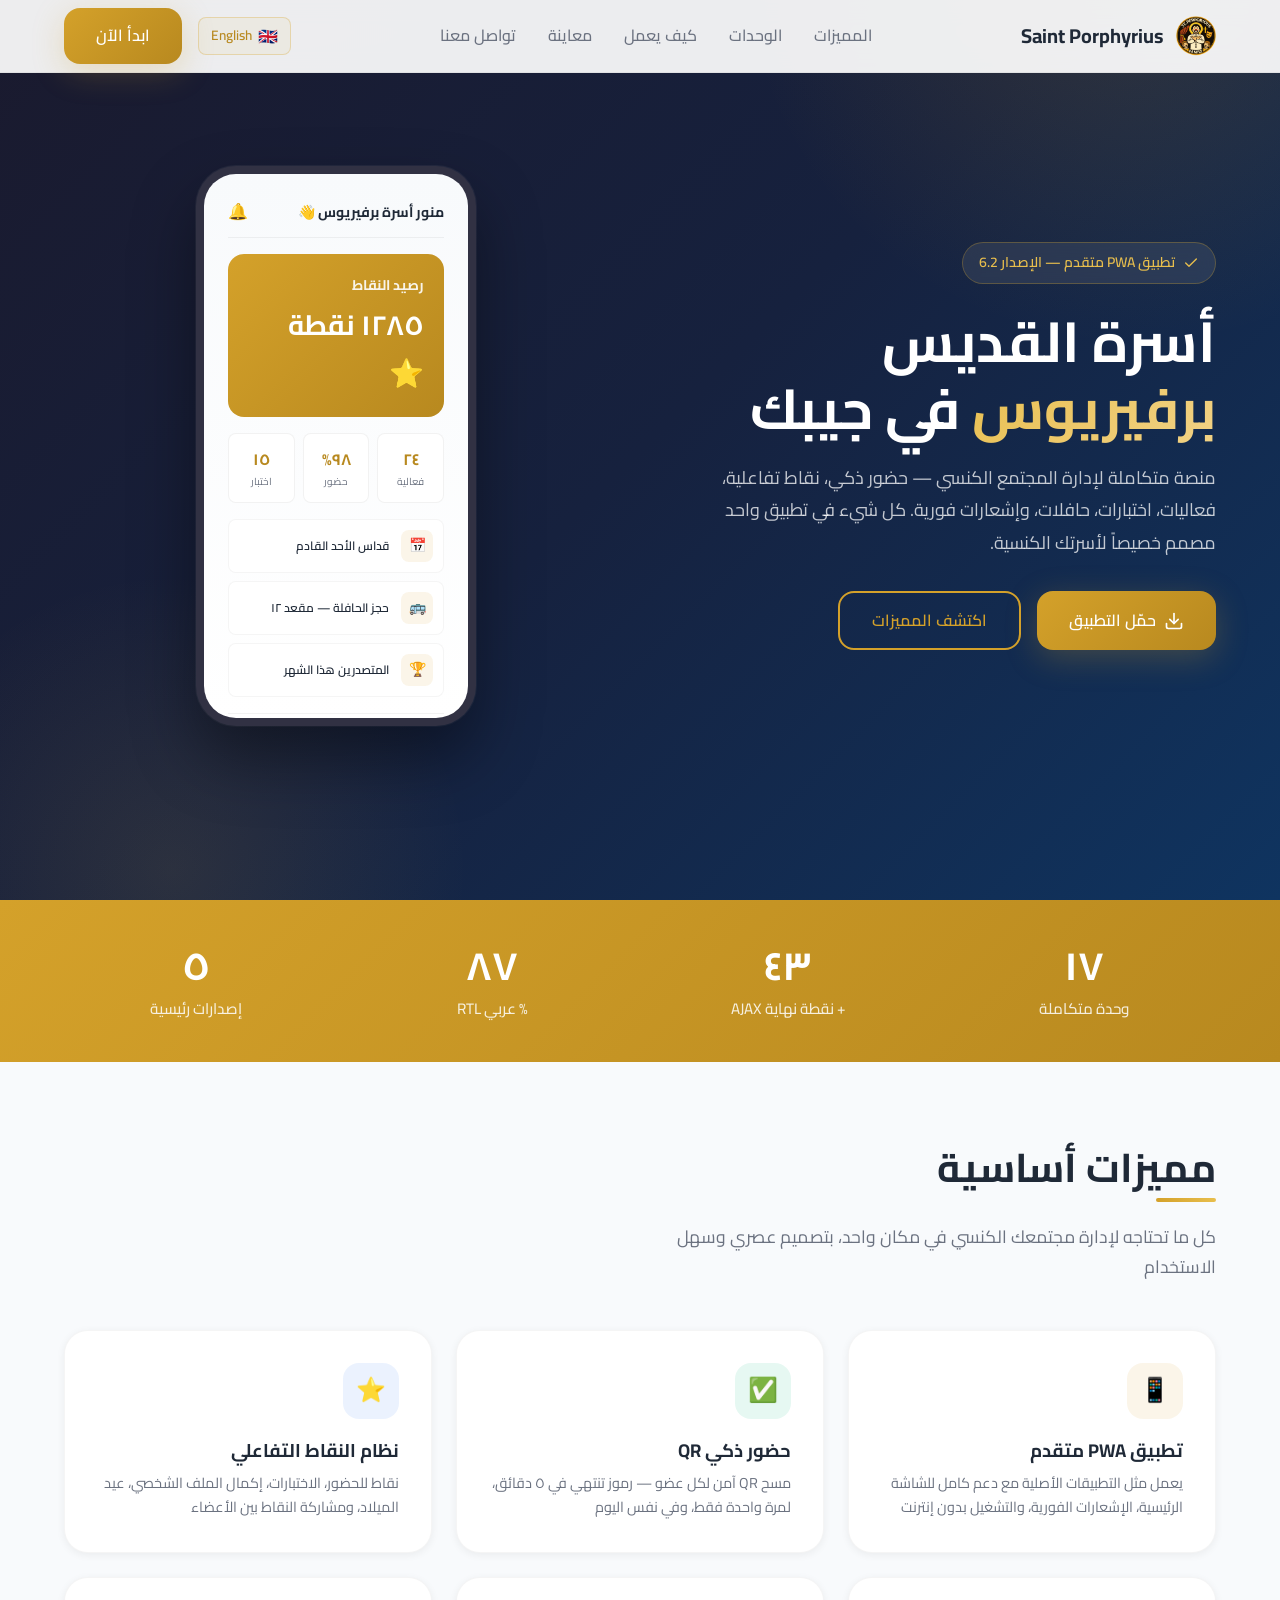
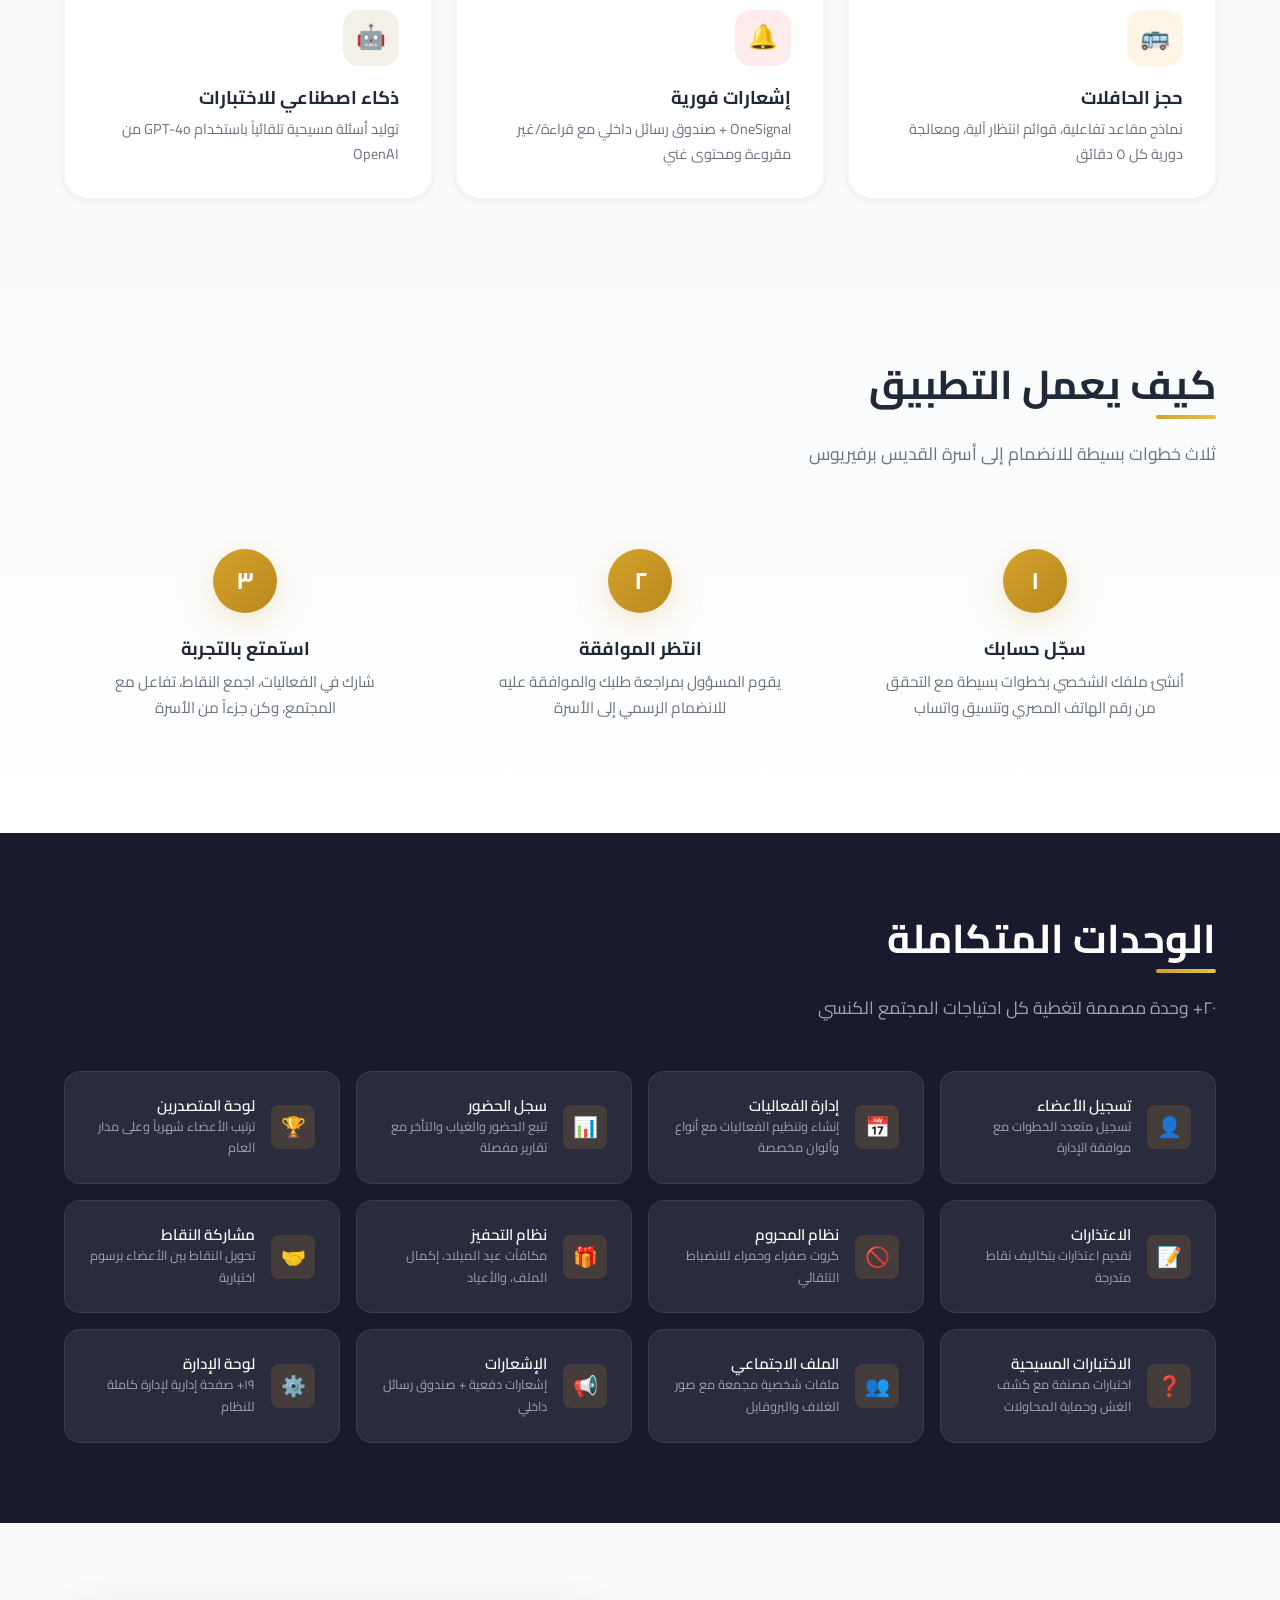
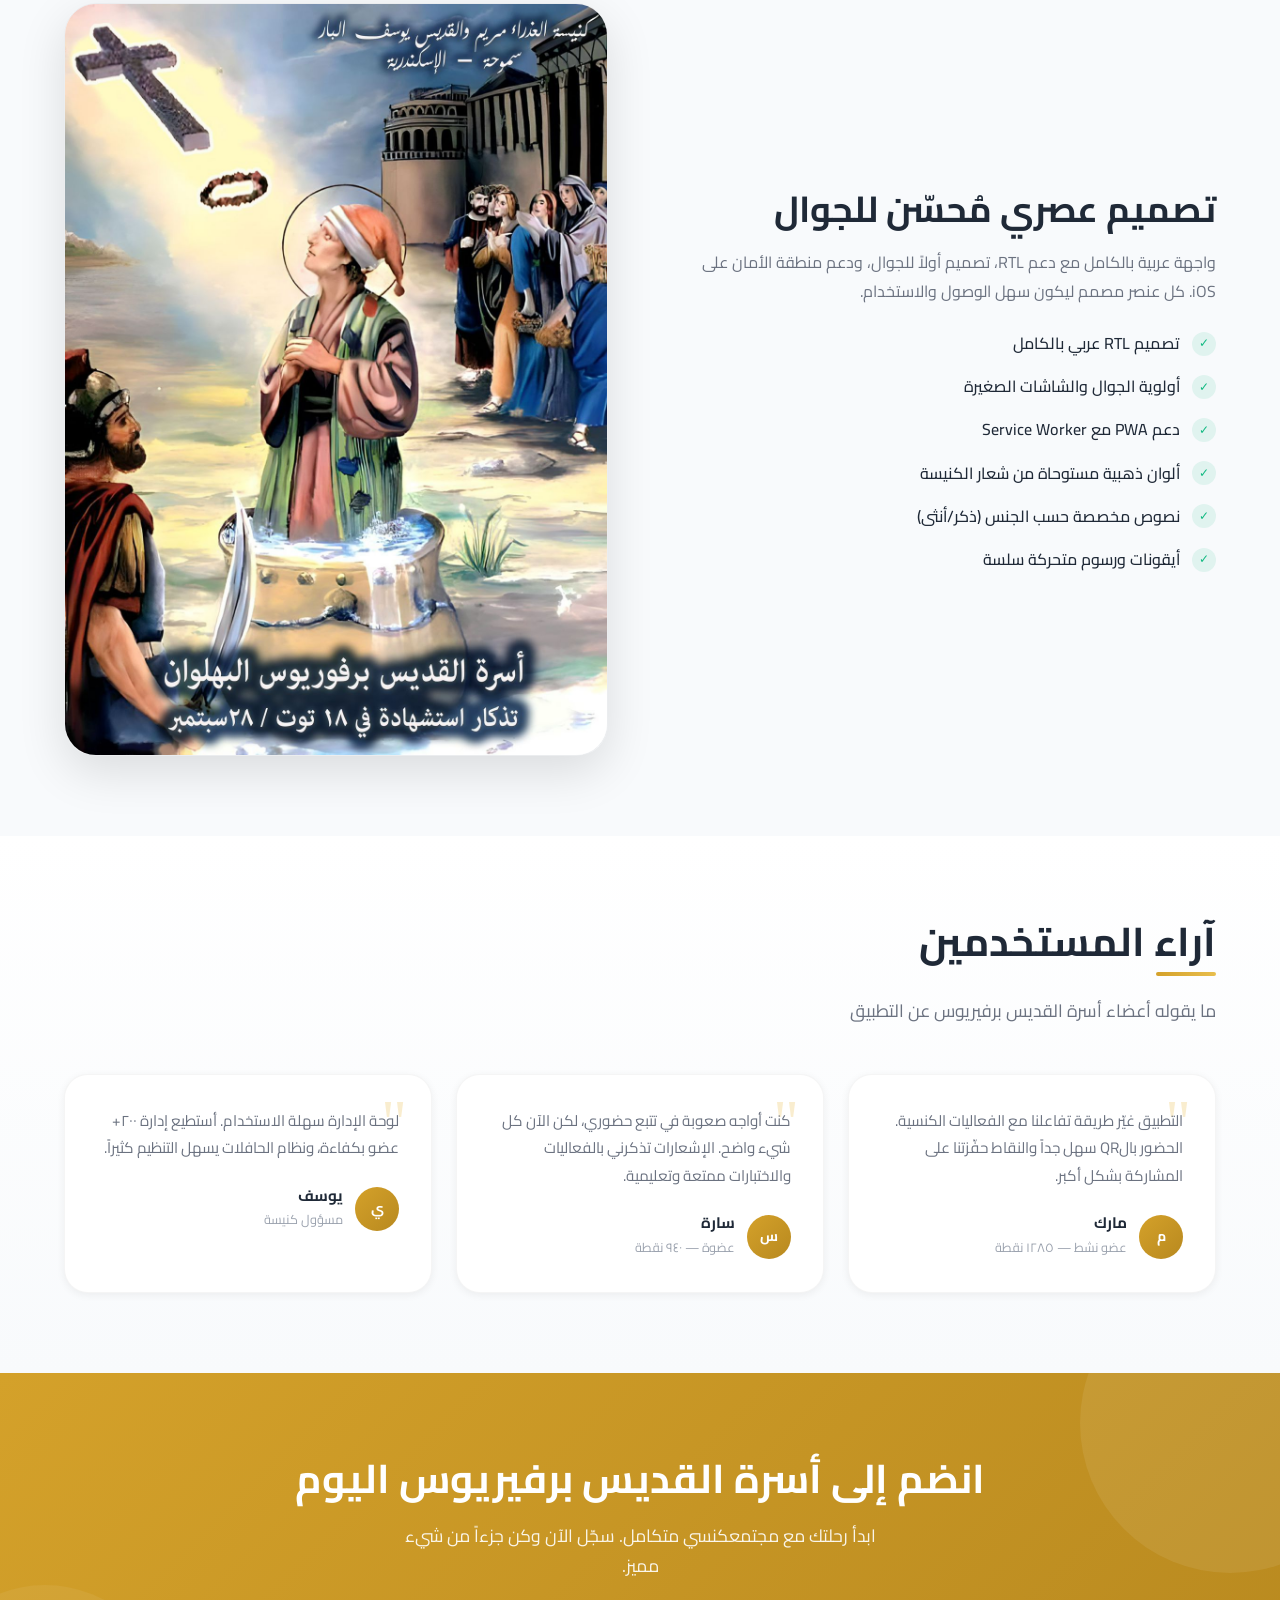
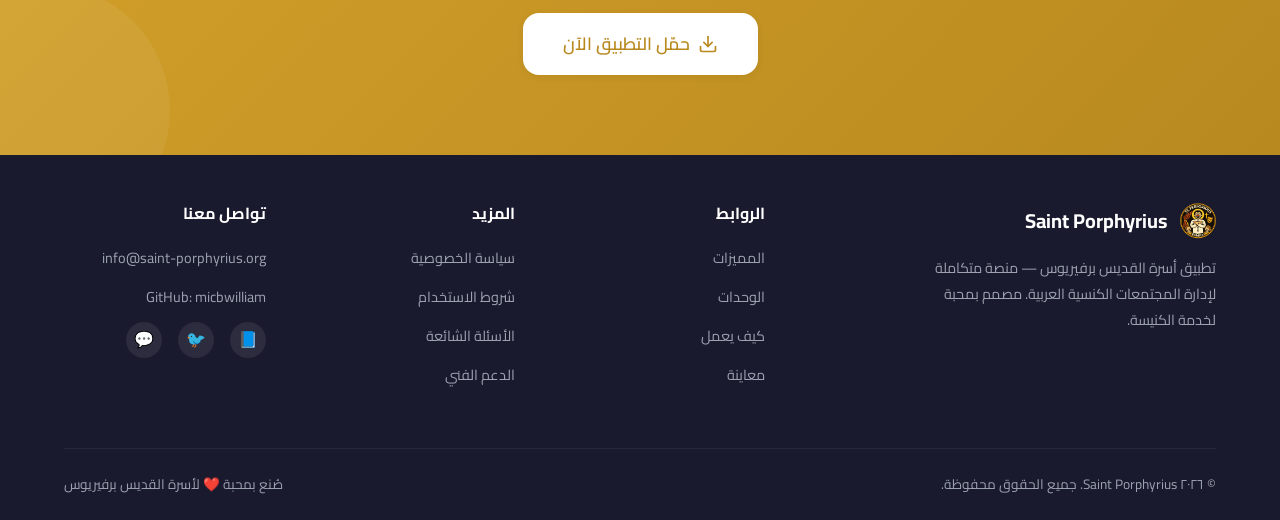
<file: website/index.html>
<!DOCTYPE html>
<html lang="ar" dir="rtl">
<head>
  <meta charset="UTF-8">
  <meta name="viewport" content="width=device-width, initial-scale=1.0">
  <title>Saint Porphyrius — تطبيق أسرة القديس برفيريوس</title>
  <meta name="description" content="تطبيق أسرة القديس برفيريوس — منصة متكاملة لإدارة الأعضاء، الفعاليات، الحضور، النقاط، والتواصل داخل الكنيسة">
  <meta name="theme-color" content="#D4A12A">

  <!-- Fonts -->
  <link rel="preconnect" href="https://fonts.googleapis.com">
  <link rel="preconnect" href="https://fonts.gstatic.com" crossorigin>
  <link href="https://fonts.googleapis.com/css2?family=Cairo:wght@400;500;600;700;800&display=swap" rel="stylesheet">

  <!-- Styles -->
  <link rel="stylesheet" href="css/style.css">

  <!-- Favicon -->
  <link rel="icon" type="image/png" sizes="192x192" href="assets/icon-192x192.png">
  <link rel="apple-touch-icon" href="assets/apple-touch-icon.png">
</head>
<body>

  <!-- Navigation -->
  <nav class="navbar" role="navigation" aria-label="التنقل الرئيسي">
    <div class="container">
      <a href="#" class="nav-logo">
        <img src="assets/logo.png" alt="شعار Saint Porphyrius" loading="lazy">
        <span>Saint Porphyrius</span>
      </a>

      <ul class="nav-links" id="nav-links">
        <li><a href="#features">المميزات</a></li>
        <li><a href="#modules">الوحدات</a></li>
        <li><a href="#how-it-works">كيف يعمل</a></li>
        <li><a href="#preview">معاينة</a></li>
        <li><a href="#contact">تواصل معنا</a></li>
      </ul>

      <div class="nav-actions">
        <a href="index-en.html" class="lang-switcher" title="Switch to English" aria-label="Switch to English">
          <span class="lang-flag">🇬🇧</span>
          <span class="lang-label">English</span>
        </a>
        <a href="#cta" class="btn btn-primary nav-cta">ابدأ الآن</a>
      </div>

      <button class="mobile-menu-btn" aria-label="فتح القائمة" aria-expanded="false" aria-controls="nav-links">
        <svg width="24" height="24" viewBox="0 0 24 24" fill="none" stroke="currentColor" stroke-width="2" stroke-linecap="round" stroke-linejoin="round">
          <line x1="3" y1="12" x2="21" y2="12"/>
          <line x1="3" y1="6" x2="21" y2="6"/>
          <line x1="3" y1="18" x2="21" y2="18"/>
        </svg>
      </button>
    </div>
  </nav>

  <!-- Hero Section -->
  <section class="hero" id="home">
    <div class="container">
      <div class="hero-grid">
        <div class="hero-content">
          <div class="hero-badge reveal">
            <svg width="16" height="16" viewBox="0 0 24 24" fill="none" stroke="currentColor" stroke-width="2" stroke-linecap="round" stroke-linejoin="round">
              <polyline points="20 6 9 17 4 12"/>
            </svg>
            <span>تطبيق PWA متقدم — الإصدار 6.2</span>
          </div>

          <h1 class="hero-title reveal reveal-delay-1">
            أسرة القديس <span>برفيريوس</span> في جيبك
          </h1>

          <p class="hero-desc reveal reveal-delay-2">
            منصة متكاملة لإدارة المجتمع الكنسي — حضور ذكي، نقاط تفاعلية، فعاليات، اختبارات، حافلات، وإشعارات فورية. كل شيء في تطبيق واحد مصمم خصيصاً لأسرتك الكنسية.
          </p>

          <div class="hero-buttons reveal reveal-delay-3">
            <a href="#cta" class="btn btn-primary">
              <svg width="20" height="20" viewBox="0 0 24 24" fill="none" stroke="currentColor" stroke-width="2" stroke-linecap="round" stroke-linejoin="round">
                <path d="M21 15v4a2 2 0 0 1-2 2H5a2 2 0 0 1-2-2v-4"/>
                <polyline points="7 10 12 15 17 10"/>
                <line x1="12" y1="15" x2="12" y2="3"/>
              </svg>
              حمّل التطبيق
            </a>
            <a href="#features" class="btn btn-outline">اكتشف المميزات</a>
          </div>
        </div>

        <div class="hero-image-wrapper reveal reveal-delay-2">
          <div class="hero-phone">
            <div class="hero-phone-screen">
              <div class="phone-header">
                <h4>منور أسرة برفيريوس 👋</h4>
                <span>🔔</span>
              </div>

              <div class="phone-hero-card">
                <h5>رصيد النقاط</h5>
                <div class="points">١٢٨٥ نقطة ⭐</div>
              </div>

              <div class="phone-stats">
                <div class="phone-stat">
                  <div class="num">٢٤</div>
                  <div class="lbl">فعالية</div>
                </div>
                <div class="phone-stat">
                  <div class="num">٩٨%</div>
                  <div class="lbl">حضور</div>
                </div>
                <div class="phone-stat">
                  <div class="num">١٥</div>
                  <div class="lbl">اختبار</div>
                </div>
              </div>

              <div class="phone-list">
                <div class="phone-list-item">
                  <div class="icon">📅</div>
                  <div class="txt">قداس الأحد القادم</div>
                </div>
                <div class="phone-list-item">
                  <div class="icon">🚌</div>
                  <div class="txt">حجز الحافلة — مقعد ١٢</div>
                </div>
                <div class="phone-list-item">
                  <div class="icon">🏆</div>
                  <div class="txt">المتصدرين هذا الشهر</div>
                </div>
              </div>

              <div class="phone-nav">
                <span class="active">🏠</span>
                <span>📅</span>
                <span>⭐</span>
                <span>👤</span>
              </div>
            </div>
          </div>
        </div>
      </div>
    </div>
  </section>

  <!-- Stats Bar -->
  <section class="stats-bar">
    <div class="container">
      <div class="stats-grid">
        <div class="stat-item reveal">
          <h3 data-count="20">0</h3>
          <p>وحدة متكاملة</p>
        </div>
        <div class="stat-item reveal reveal-delay-1">
          <h3 data-count="50">0</h3>
          <p>+ نقطة نهاية AJAX</p>
        </div>
        <div class="stat-item reveal reveal-delay-2">
          <h3 data-count="100">0</h3>
          <p>% عربي RTL</p>
        </div>
        <div class="stat-item reveal reveal-delay-3">
          <h3 data-count="6">0</h3>
          <p>إصدارات رئيسية</p>
        </div>
      </div>
    </div>
  </section>

  <!-- Features Section -->
  <section class="features" id="features">
    <div class="container">
      <div class="section-header reveal">
        <h2 class="section-title">مميزات أساسية</h2>
        <p class="section-subtitle">كل ما تحتاجه لإدارة مجتمعك الكنسي في مكان واحد، بتصميم عصري وسهل الاستخدام</p>
      </div>

      <div class="features-grid">
        <div class="feature-card reveal">
          <div class="feature-icon">📱</div>
          <h3>تطبيق PWA متقدم</h3>
          <p>يعمل مثل التطبيقات الأصلية مع دعم كامل للشاشة الرئيسية، الإشعارات الفورية، والتشغيل بدون إنترنت</p>
        </div>

        <div class="feature-card reveal reveal-delay-1">
          <div class="feature-icon">✅</div>
          <h3>حضور ذكي QR</h3>
          <p>مسح QR آمن لكل عضو — رموز تنتهي في ٥ دقائق، لمرة واحدة فقط، وفي نفس اليوم</p>
        </div>

        <div class="feature-card reveal reveal-delay-2">
          <div class="feature-icon">⭐</div>
          <h3>نظام النقاط التفاعلي</h3>
          <p>نقاط للحضور، الاختبارات، إكمال الملف الشخصي، عيد الميلاد، ومشاركة النقاط بين الأعضاء</p>
        </div>

        <div class="feature-card reveal reveal-delay-3">
          <div class="feature-icon">🚌</div>
          <h3>حجز الحافلات</h3>
          <p>نماذج مقاعد تفاعلية، قوائم انتظار آلية، ومعالجة دورية كل ٥ دقائق</p>
        </div>

        <div class="feature-card reveal reveal-delay-1">
          <div class="feature-icon">🔔</div>
          <h3>إشعارات فورية</h3>
          <p>OneSignal + صندوق رسائل داخلي مع قراءة/غير مقروءة ومحتوى غني</p>
        </div>

        <div class="feature-card reveal reveal-delay-2">
          <div class="feature-icon">🤖</div>
          <h3>ذكاء اصطناعي للاختبارات</h3>
          <p>توليد أسئلة مسيحية تلقائياً باستخدام GPT-4o من OpenAI</p>
        </div>
      </div>
    </div>
  </section>

  <!-- How It Works -->
  <section class="how-it-works" id="how-it-works">
    <div class="container">
      <div class="section-header reveal">
        <h2 class="section-title">كيف يعمل التطبيق</h2>
        <p class="section-subtitle">ثلاث خطوات بسيطة للانضمام إلى أسرة القديس برفيريوس</p>
      </div>

      <div class="steps-grid">
        <div class="step-card reveal">
          <div class="step-number">١</div>
          <h3>سجّل حسابك</h3>
          <p>أنشئ ملفك الشخصي بخطوات بسيطة مع التحقق من رقم الهاتف المصري وتنسيق واتساب</p>
        </div>

        <div class="step-card reveal reveal-delay-1">
          <div class="step-number">٢</div>
          <h3>انتظر الموافقة</h3>
          <p>يقوم المسؤول بمراجعة طلبك والموافقة عليه للانضمام الرسمي إلى الأسرة</p>
        </div>

        <div class="step-card reveal reveal-delay-2">
          <div class="step-number">٣</div>
          <h3>استمتع بالتجربة</h3>
          <p>شارك في الفعاليات، اجمع النقاط، تفاعل مع المجتمع، وكن جزءاً من الأسرة</p>
        </div>
      </div>
    </div>
  </section>

  <!-- Modules Showcase -->
  <section class="modules" id="modules">
    <div class="container">
      <div class="section-header reveal">
        <h2 class="section-title">الوحدات المتكاملة</h2>
        <p class="section-subtitle">٢٠+ وحدة مصممة لتغطية كل احتياجات المجتمع الكنسي</p>
      </div>

      <div class="modules-grid">
        <div class="module-item reveal">
          <div class="module-icon">👤</div>
          <div>
            <h4>تسجيل الأعضاء</h4>
            <p>تسجيل متعدد الخطوات مع موافقة الإدارة</p>
          </div>
        </div>

        <div class="module-item reveal reveal-delay-1">
          <div class="module-icon">📅</div>
          <div>
            <h4>إدارة الفعاليات</h4>
            <p>إنشاء وتنظيم الفعاليات مع أنواع وألوان مخصصة</p>
          </div>
        </div>

        <div class="module-item reveal reveal-delay-2">
          <div class="module-icon">📊</div>
          <div>
            <h4>سجل الحضور</h4>
            <p>تتبع الحضور والغياب والتأخر مع تقارير مفصلة</p>
          </div>
        </div>

        <div class="module-item reveal reveal-delay-3">
          <div class="module-icon">🏆</div>
          <div>
            <h4>لوحة المتصدرين</h4>
            <p>ترتيب الأعضاء شهرياً وعلى مدار العام</p>
          </div>
        </div>

        <div class="module-item reveal">
          <div class="module-icon">📝</div>
          <div>
            <h4>الاعتذارات</h4>
            <p>تقديم اعتذارات بتكاليف نقاط متدرجة</p>
          </div>
        </div>

        <div class="module-item reveal reveal-delay-1">
          <div class="module-icon">🚫</div>
          <div>
            <h4>نظام المحروم</h4>
            <p>كروت صفراء وحمراء للانضباط التلقائي</p>
          </div>
        </div>

        <div class="module-item reveal reveal-delay-2">
          <div class="module-icon">🎁</div>
          <div>
            <h4>نظام التحفيز</h4>
            <p>مكافآت عيد الميلاد، إكمال الملف، والأعياد</p>
          </div>
        </div>

        <div class="module-item reveal reveal-delay-3">
          <div class="module-icon">🤝</div>
          <div>
            <h4>مشاركة النقاط</h4>
            <p>تحويل النقاط بين الأعضاء برسوم اختيارية</p>
          </div>
        </div>

        <div class="module-item reveal">
          <div class="module-icon">❓</div>
          <div>
            <h4>الاختبارات المسيحية</h4>
            <p>اختبارات مصنفة مع كشف الغش وحماية المحاولات</p>
          </div>
        </div>

        <div class="module-item reveal reveal-delay-1">
          <div class="module-icon">👥</div>
          <div>
            <h4>الملف الاجتماعي</h4>
            <p>ملفات شخصية مجمعة مع صور الغلاف والبروفايل</p>
          </div>
        </div>

        <div class="module-item reveal reveal-delay-2">
          <div class="module-icon">📢</div>
          <div>
            <h4>الإشعارات</h4>
            <p>إشعارات دفعية + صندوق رسائل داخلي</p>
          </div>
        </div>

        <div class="module-item reveal reveal-delay-3">
          <div class="module-icon">⚙️</div>
          <div>
            <h4>لوحة الإدارة</h4>
            <p>١٩+ صفحة إدارية لإدارة كاملة للنظام</p>
          </div>
        </div>
      </div>
    </div>
  </section>

  <!-- App Preview -->
  <section class="app-preview" id="preview">
    <div class="container">
      <div class="preview-grid">
        <div class="preview-content reveal">
          <h2>تصميم عصري مُحسّن للجوال</h2>
          <p>واجهة عربية بالكامل مع دعم RTL، تصميم أولاً للجوال، ودعم منطقة الأمان على iOS. كل عنصر مصمم ليكون سهل الوصول والاستخدام.</p>

          <ul class="preview-list">
            <li>
              <span class="check">✓</span>
              تصميم RTL عربي بالكامل
            </li>
            <li>
              <span class="check">✓</span>
              أولوية الجوال والشاشات الصغيرة
            </li>
            <li>
              <span class="check">✓</span>
              دعم PWA مع Service Worker
            </li>
            <li>
              <span class="check">✓</span>
              ألوان ذهبية مستوحاة من شعار الكنيسة
            </li>
            <li>
              <span class="check">✓</span>
              نصوص مخصصة حسب الجنس (ذكر/أنثى)
            </li>
            <li>
              <span class="check">✓</span>
              أيقونات ورسوم متحركة سلسة
            </li>
          </ul>
        </div>

        <div class="preview-image reveal reveal-delay-2">
          <img src="assets/saint-porphyrius.jpg" alt="القديس برفيريوس" loading="lazy">
        </div>
      </div>
    </div>
  </section>

  <!-- Testimonials -->
  <section class="testimonials" id="testimonials">
    <div class="container">
      <div class="section-header reveal">
        <h2 class="section-title">آراء المستخدمين</h2>
        <p class="section-subtitle">ما يقوله أعضاء أسرة القديس برفيريوس عن التطبيق</p>
      </div>

      <div class="testimonials-grid">
        <div class="testimonial-card reveal">
          <p class="testimonial-text">التطبيق غيّر طريقة تفاعلنا مع الفعاليات الكنسية. الحضور بالQR سهل جداً والنقاط حفّزتنا على المشاركة بشكل أكبر.</p>
          <div class="testimonial-author">
            <div class="avatar">م</div>
            <div>
              <h4>مارك</h4>
              <span>عضو نشط — ١٢٨٥ نقطة</span>
            </div>
          </div>
        </div>

        <div class="testimonial-card reveal reveal-delay-1">
          <p class="testimonial-text">كنت أواجه صعوبة في تتبع حضوري، لكن الآن كل شيء واضح. الإشعارات تذكرني بالفعاليات والاختبارات ممتعة وتعليمية.</p>
          <div class="testimonial-author">
            <div class="avatar">س</div>
            <div>
              <h4>سارة</h4>
              <span>عضوة — ٩٤٠ نقطة</span>
            </div>
          </div>
        </div>

        <div class="testimonial-card reveal reveal-delay-2">
          <p class="testimonial-text">لوحة الإدارة سهلة الاستخدام. أستطيع إدارة ٢٠٠+ عضو بكفاءة، ونظام الحافلات يسهل التنظيم كثيراً.</p>
          <div class="testimonial-author">
            <div class="avatar">ي</div>
            <div>
              <h4>يوسف</h4>
              <span>مسؤول كنيسة</span>
            </div>
          </div>
        </div>
      </div>
    </div>
  </section>

  <!-- CTA Section -->
  <section class="cta" id="cta">
    <div class="container">
      <h2 class="reveal">انضم إلى أسرة القديس برفيريوس اليوم</h2>
      <p class="reveal reveal-delay-1">ابدأ رحلتك مع مجتمعكنسي متكامل. سجّل الآن وكن جزءاً من شيء مميز.</p>
      <a href="#" class="btn btn-light reveal reveal-delay-2">
        <svg width="20" height="20" viewBox="0 0 24 24" fill="none" stroke="currentColor" stroke-width="2" stroke-linecap="round" stroke-linejoin="round">
          <path d="M21 15v4a2 2 0 0 1-2 2H5a2 2 0 0 1-2-2v-4"/>
          <polyline points="7 10 12 15 17 10"/>
          <line x1="12" y1="15" x2="12" y2="3"/>
        </svg>
        حمّل التطبيق الآن
      </a>
    </div>
  </section>

  <!-- Footer -->
  <footer class="footer" id="contact">
    <div class="container">
      <div class="footer-grid">
        <div>
          <div class="footer-brand">
            <img src="assets/logo.png" alt="شعار Saint Porphyrius" loading="lazy">
            <span>Saint Porphyrius</span>
          </div>
          <p class="footer-about">تطبيق أسرة القديس برفيريوس — منصة متكاملة لإدارة المجتمعات الكنسية العربية. مصمم بمحبة لخدمة الكنيسة.</p>
        </div>

        <div>
          <h4>الروابط</h4>
          <ul class="footer-links">
            <li><a href="#features">المميزات</a></li>
            <li><a href="#modules">الوحدات</a></li>
            <li><a href="#how-it-works">كيف يعمل</a></li>
            <li><a href="#preview">معاينة</a></li>
          </ul>
        </div>

        <div>
          <h4>المزيد</h4>
          <ul class="footer-links">
            <li><a href="#">سياسة الخصوصية</a></li>
            <li><a href="#">شروط الاستخدام</a></li>
            <li><a href="#">الأسئلة الشائعة</a></li>
            <li><a href="#">الدعم الفني</a></li>
          </ul>
        </div>

        <div>
          <h4>تواصل معنا</h4>
          <ul class="footer-links">
            <li><a href="mailto:info@saint-porphyrius.org">info@saint-porphyrius.org</a></li>
            <li><a href="#">GitHub: micbwilliam</a></li>
          </ul>
          <div class="footer-social">
            <a href="#" aria-label="فيسبوك">📘</a>
            <a href="#" aria-label="تويتر">🐦</a>
            <a href="#" aria-label="واتساب">💬</a>
          </div>
        </div>
      </div>

      <div class="footer-bottom">
        <p>© ٢٠٢٦ Saint Porphyrius. جميع الحقوق محفوظة.</p>
        <p>صُنع بمحبة ❤️ لأسرة القديس برفيريوس</p>
      </div>
    </div>
  </footer>

  <!-- Scripts -->
  <script src="js/main.js"></script>

</body>
</html>
</file>
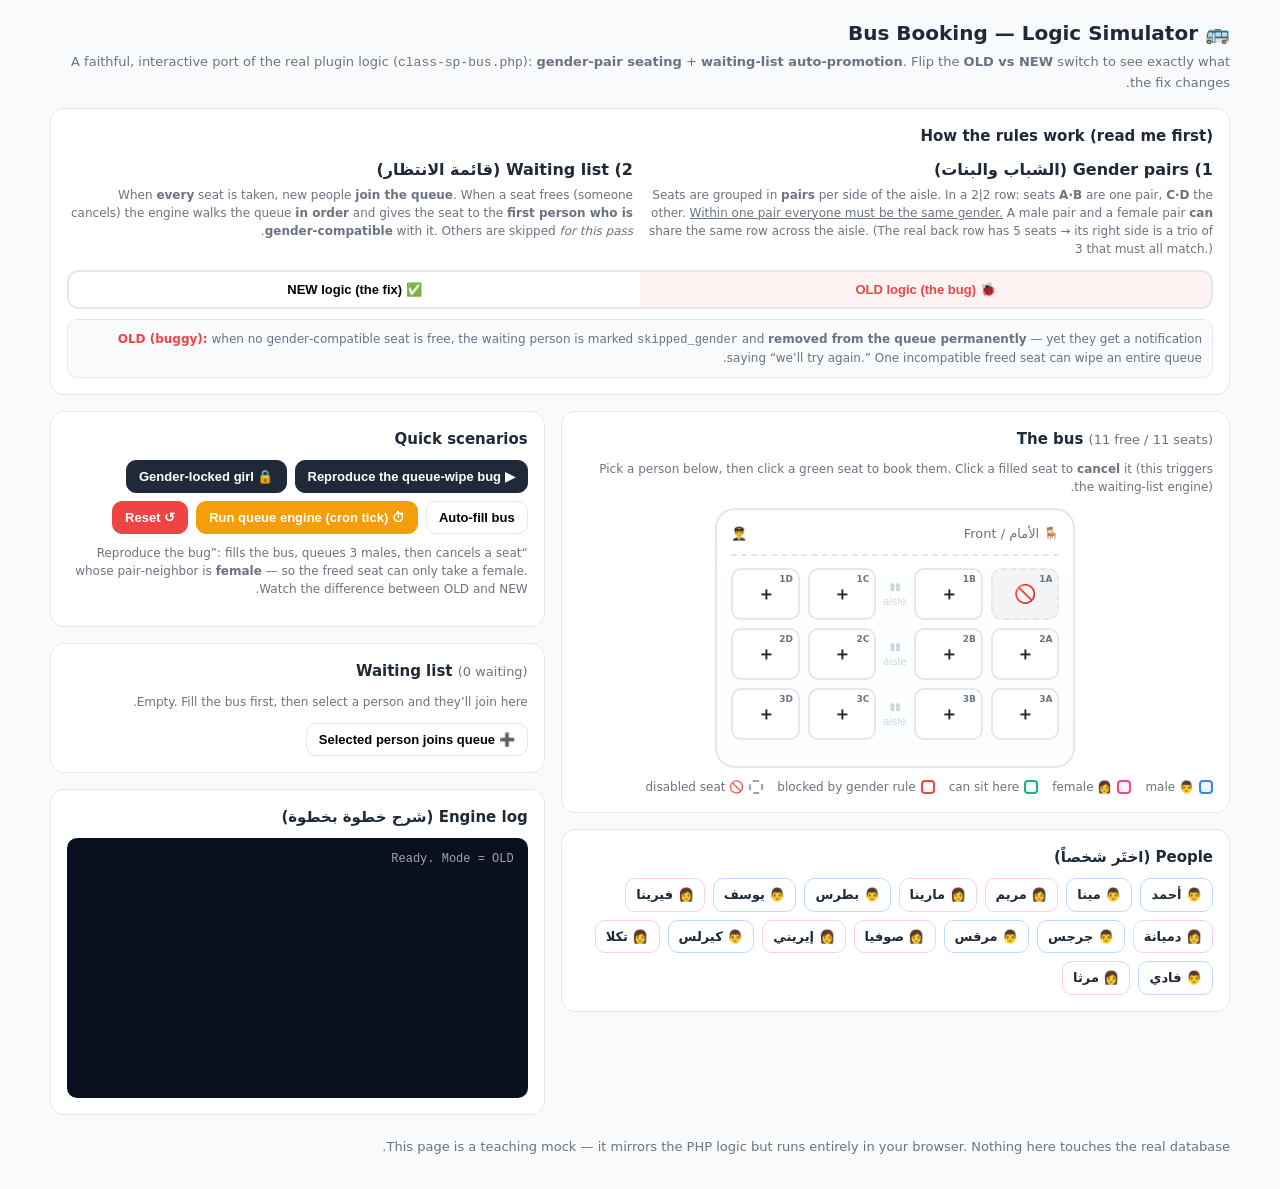
<file: docs/bus-logic-simulation.html>
<!DOCTYPE html>
<html lang="ar" dir="rtl">
<head>
<meta charset="UTF-8">
<meta name="viewport" content="width=device-width, initial-scale=1.0">
<title>Bus Booking Logic Simulator — Gender Pairs & Waiting List</title>
<style>
  :root{
    --male:#3B82F6; --male-bg:#EFF6FF; --male-br:#BFDBFE;
    --female:#EC4899; --female-bg:#FDF2F8; --female-br:#FBCFE8;
    --ok:#10B981; --bad:#EF4444; --warn:#F59E0B;
    --ink:#1F2937; --muted:#6B7280; --line:#E5E7EB; --bg:#F9FAFB;
    --card:#fff; --radius:14px;
  }
  *{box-sizing:border-box}
  body{margin:0;font-family:system-ui,-apple-system,"Segoe UI",Tahoma,Arial,sans-serif;
       background:var(--bg);color:var(--ink);line-height:1.5;padding:18px;}
  h1{font-size:20px;margin:0 0 4px}
  h2{font-size:15px;margin:0 0 10px;color:var(--ink)}
  .sub{color:var(--muted);font-size:13px;margin:0 0 16px}
  .wrap{max-width:1180px;margin:0 auto}
  .grid{display:grid;grid-template-columns:1.15fr .85fr;gap:16px;align-items:start}
  @media(max-width:900px){.grid{grid-template-columns:1fr}}
  .card{background:var(--card);border:1px solid var(--line);border-radius:var(--radius);padding:16px;margin-bottom:16px}
  .pill{display:inline-flex;align-items:center;gap:6px;padding:3px 10px;border-radius:999px;font-size:12px;font-weight:600}
  .pill.m{background:var(--male-bg);color:var(--male);border:1px solid var(--male-br)}
  .pill.f{background:var(--female-bg);color:var(--female);border:1px solid var(--female-br)}

  /* Bus */
  .bus{background:linear-gradient(#fff,#fbfdff);border:2px solid var(--line);border-radius:20px;padding:14px 14px 18px;max-width:360px;margin:0 auto}
  .bus-front{display:flex;justify-content:space-between;align-items:center;border-bottom:2px dashed var(--line);padding-bottom:10px;margin-bottom:12px;font-size:13px;color:var(--muted)}
  .row{display:grid;grid-template-columns:1fr 1fr 22px 1fr 1fr;gap:8px;margin-bottom:8px;align-items:center}
  .aisle{font-size:10px;color:#cbd5e1;text-align:center}
  .seat{position:relative;height:52px;border-radius:10px;border:2px solid var(--line);background:#fff;
        display:flex;flex-direction:column;align-items:center;justify-content:center;cursor:pointer;
        font-size:11px;font-weight:700;transition:.12s;user-select:none}
  .seat small{font-weight:600;font-size:9px;color:var(--muted);position:absolute;top:3px;inset-inline-start:5px}
  .seat .who{font-size:9px;font-weight:600;max-width:54px;overflow:hidden;text-overflow:ellipsis;white-space:nowrap}
  .seat.empty:hover{border-color:var(--ink)}
  .seat.m{background:var(--male-bg);border-color:var(--male);color:var(--male)}
  .seat.f{background:var(--female-bg);border-color:var(--female);color:var(--female)}
  .seat.blocked{background:#F3F4F6;border-style:dashed;color:#9CA3AF;cursor:not-allowed}
  .seat.ok{outline:3px solid rgba(16,185,129,.35);border-color:var(--ok)}
  .seat.bad{outline:3px solid rgba(239,68,68,.30);border-color:var(--bad);opacity:.7;cursor:not-allowed}
  .seat .emoji{font-size:18px;line-height:1}

  /* Roster */
  .roster{display:flex;flex-wrap:wrap;gap:8px}
  .person{display:inline-flex;align-items:center;gap:6px;padding:6px 10px;border-radius:10px;border:1.5px solid var(--line);
          background:#fff;cursor:pointer;font-size:13px;font-weight:600;transition:.12s}
  .person.m{border-color:var(--male-br)} .person.f{border-color:var(--female-br)}
  .person.sel{box-shadow:0 0 0 3px rgba(31,41,55,.18);border-color:var(--ink)}
  .person.seated{opacity:.4;text-decoration:line-through;cursor:not-allowed}
  .person.queued{opacity:.5;cursor:not-allowed}

  /* Waiting list */
  .qrow{display:flex;align-items:center;gap:10px;padding:8px 10px;border:1px solid var(--line);border-radius:10px;margin-bottom:6px;font-size:13px}
  .qpos{width:26px;height:26px;border-radius:50%;background:var(--warn);color:#fff;display:flex;align-items:center;justify-content:center;font-weight:700;font-size:12px;flex:0 0 auto}
  .qrow.dropped{background:#FEF2F2;border-color:#FECACA}
  .qrow.dropped .qpos{background:var(--bad)}
  .qrow.booked{background:#ECFDF5;border-color:#A7F3D0}
  .qrow.booked .qpos{background:var(--ok)}
  .tag{margin-inline-start:auto;font-size:11px;font-weight:700;padding:2px 8px;border-radius:999px}
  .tag.wait{background:#FEF3C7;color:#92400E}
  .tag.drop{background:#FEE2E2;color:#991B1B}
  .tag.book{background:#D1FAE5;color:#065F46}

  /* Controls */
  .btn{appearance:none;border:1px solid var(--line);background:#fff;border-radius:10px;padding:8px 12px;font-size:13px;font-weight:600;cursor:pointer;transition:.12s}
  .btn:hover{border-color:var(--ink)}
  .btn.primary{background:var(--ink);color:#fff;border-color:var(--ink)}
  .btn.warn{background:var(--warn);color:#fff;border-color:var(--warn)}
  .btn.danger{background:var(--bad);color:#fff;border-color:var(--bad)}
  .btn:disabled{opacity:.45;cursor:not-allowed}
  .controls{display:flex;flex-wrap:wrap;gap:8px}

  /* mode toggle */
  .mode{display:flex;gap:0;border:2px solid var(--line);border-radius:12px;overflow:hidden;margin-bottom:8px}
  .mode button{flex:1;border:0;background:#fff;padding:10px;font-weight:700;font-size:13px;cursor:pointer}
  .mode button.on.old{background:#FEF2F2;color:var(--bad)}
  .mode button.on.new{background:#ECFDF5;color:var(--ok)}

  /* log */
  .log{height:260px;overflow:auto;background:#0B1020;border-radius:10px;padding:10px;font:12px/1.6 ui-monospace,SFMono-Regular,Menlo,monospace}
  .log div{padding:2px 4px;border-radius:5px;margin-bottom:2px;white-space:pre-wrap}
  .log .info{color:#93C5FD}
  .log .ok{color:#6EE7B7}
  .log .reject{color:#FCA5A5}
  .log .drop{color:#fff;background:rgba(239,68,68,.25)}
  .log .warn{color:#FCD34D}
  .log .step{color:#9CA3AF}
  .legend{display:flex;flex-wrap:wrap;gap:14px;font-size:12px;color:var(--muted);margin-top:10px}
  .legend span{display:inline-flex;align-items:center;gap:5px}
  .swatch{width:14px;height:14px;border-radius:4px;border:2px solid}
  .note{font-size:12px;color:var(--muted);background:#F8FAFC;border:1px solid var(--line);border-radius:10px;padding:10px;margin-top:10px}
  .hint{font-size:12px;color:var(--muted);margin:4px 0 12px}
  kbd{background:#F3F4F6;border:1px solid var(--line);border-bottom-width:2px;border-radius:5px;padding:1px 5px;font-size:11px}
</style>
</head>
<body>
<div class="wrap">
  <h1>🚌 Bus Booking — Logic Simulator</h1>
  <p class="sub">A faithful, interactive port of the real plugin logic (<code>class-sp-bus.php</code>): <b>gender‑pair seating</b> + <b>waiting‑list auto‑promotion</b>. Flip the <b>OLD vs NEW</b> switch to see exactly what the fix changes.</p>

  <!-- HOW IT WORKS -->
  <div class="card">
    <h2>How the rules work (read me first)</h2>
    <div style="display:grid;grid-template-columns:1fr 1fr;gap:14px" id="rulesGrid">
      <div>
        <b>1) Gender pairs (الشباب والبنات)</b>
        <p class="hint">Seats are grouped in <b>pairs</b> per side of the aisle. In a 2|2 row: seats <b>A·B</b> are one pair, <b>C·D</b> the other. <u>Within one pair everyone must be the same gender.</u> A male pair and a female pair <b>can</b> share the same row across the aisle. (The real back row has 5 seats → its right side is a trio of 3 that must all match.)</p>
      </div>
      <div>
        <b>2) Waiting list (قائمة الانتظار)</b>
        <p class="hint">When <b>every</b> seat is taken, new people <b>join the queue</b>. When a seat frees (someone cancels) the engine walks the queue <b>in order</b> and gives the seat to the <b>first person who is gender‑compatible</b> with it. Others are skipped <i>for this pass</i>.</p>
      </div>
    </div>
    <div class="mode" id="mode">
      <button class="old on" data-mode="old">🐞 OLD logic (the bug)</button>
      <button class="new" data-mode="new">✅ NEW logic (the fix)</button>
    </div>
    <div class="note" id="modeNote"></div>
  </div>

  <div class="grid">
    <!-- LEFT: BUS -->
    <div>
      <div class="card">
        <h2>The bus <span id="capLabel" style="font-weight:400;color:var(--muted);font-size:13px"></span></h2>
        <p class="hint">Pick a person below, then click a green seat to book them. Click a filled seat to <b>cancel</b> it (this triggers the waiting‑list engine).</p>
        <div class="bus" id="bus"></div>
        <div class="legend">
          <span><span class="swatch" style="border-color:var(--male);background:var(--male-bg)"></span> 👨 male</span>
          <span><span class="swatch" style="border-color:var(--female);background:var(--female-bg)"></span> 👩 female</span>
          <span><span class="swatch" style="border-color:var(--ok)"></span> can sit here</span>
          <span><span class="swatch" style="border-color:var(--bad)"></span> blocked by gender rule</span>
          <span><span class="swatch" style="border-style:dashed;border-color:#9CA3AF"></span> 🚫 disabled seat</span>
        </div>
      </div>

      <div class="card">
        <h2>People (اختَر شخصاً)</h2>
        <div class="roster" id="roster"></div>
      </div>
    </div>

    <!-- RIGHT: STATE + CONTROLS -->
    <div>
      <div class="card">
        <h2>Quick scenarios</h2>
        <div class="controls">
          <button class="btn primary" id="btnScenario">▶ Reproduce the queue‑wipe bug</button>
          <button class="btn primary" id="btnLock">🔒 Gender‑locked girl</button>
          <button class="btn" id="btnFill">Auto‑fill bus</button>
          <button class="btn warn" id="btnCron">⏱ Run queue engine (cron tick)</button>
          <button class="btn danger" id="btnReset">↺ Reset</button>
        </div>
        <p class="hint" style="margin-top:10px">“Reproduce the bug”: fills the bus, queues 3 males, then cancels a seat whose pair‑neighbor is <b>female</b> — so the freed seat can only take a female. Watch the difference between OLD and NEW.</p>
      </div>

      <div class="card">
        <h2>Waiting list <span id="qCount" style="font-weight:400;color:var(--muted);font-size:13px"></span></h2>
        <div id="queue"><p class="hint">Empty. Fill the bus first, then select a person and they’ll join here.</p></div>
        <div class="controls" style="margin-top:8px">
          <button class="btn" id="btnJoin">➕ Selected person joins queue</button>
        </div>
      </div>

      <div class="card">
        <h2>Engine log (شرح خطوة بخطوة)</h2>
        <div class="log" id="log"></div>
      </div>
    </div>
  </div>

  <p class="sub" style="margin-top:6px">This page is a teaching mock — it mirrors the PHP logic but runs entirely in your browser. Nothing here touches the real database.</p>
</div>

<script>
/* ============================================================
   Faithful JS port of class-sp-bus.php (simplified bus shape)
   ============================================================ */
const CFG = { rows:3, seatsPerRow:4, aisle:2, blocked:['1A'] }; // 1A = disabled (driver-ish), like the real disabled_seats
const LETTERS = ['A','B','C','D','E'];

const PEOPLE = [
  {id:'p1',name:'أحمد',g:'male'},   {id:'p2',name:'مينا',g:'male'},
  {id:'p3',name:'مريم',g:'female'}, {id:'p4',name:'مارينا',g:'female'},
  {id:'p5',name:'بطرس',g:'male'},   {id:'p6',name:'يوسف',g:'male'},
  {id:'p7',name:'فيرينا',g:'female'},{id:'p8',name:'دميانة',g:'female'},
  {id:'p9',name:'جرجس',g:'male'},   {id:'p10',name:'مرقس',g:'male'},
  {id:'p11',name:'صوفيا',g:'female'},{id:'p12',name:'إيريني',g:'female'},
  {id:'p13',name:'كيرلس',g:'male'},  {id:'p14',name:'تكلا',g:'female'},
  {id:'p15',name:'فادي',g:'male'},   {id:'p16',name:'مرثا',g:'female'},
];

let state, selectedId, qid = 0;

function freshState(){
  return { seats:{}, waiting:[], mode:(state?state.mode:'old') };
}
function init(){ state = freshState(); selectedId=null; qid=0; clearLog(); logStep('Ready. Mode = '+state.mode.toUpperCase()); renderAll(); }

/* --- label like generate_seat_label() --- */
function label(row, seat){ return row + (LETTERS[seat-1] || ('?'+seat)); }

/* --- the seats that physically exist (skip disabled) --- */
function allSeats(){
  const out=[];
  for(let r=1;r<=CFG.rows;r++)
    for(let s=1;s<=CFG.seatsPerRow;s++){
      if(CFG.blocked.includes(label(r,s))) continue;
      out.push({row:r,seat:s,label:label(r,s)});
    }
  return out;
}
function key(r,s){ return r+'_'+s; }
function isBooked(r,s){ return !!state.seats[key(r,s)]; }
function available(){ return allSeats().filter(x=>!isBooked(x.row,x.seat)); }
function isFull(){ return available().length===0; }

/* --- validate_gender_seating(): pair must be same gender --- */
function validateGender(gender, row, seat){
  let start, end;
  if(seat <= CFG.aisle){ start=1; end=CFG.aisle; }      // left pair
  else { start=CFG.aisle+1; end=CFG.seatsPerRow; }       // right pair
  if(!gender) return {ok:false, reason:'gender of the booker is unknown'};
  for(let s=start; s<=end; s++){
    if(s===seat) continue;
    const occ = state.seats[key(row,s)];
    if(occ){
      if(!occ.g) return {ok:false, reason:'a neighbor has unknown gender'};
      if(occ.g !== gender)
        return {ok:false, reason:`pair‑neighbor ${label(row,s)} is ${occ.name} (${occ.g}) — opposite gender`};
    }
  }
  return {ok:true};
}

/* --- book_seat() --- */
function book(person, row, seat){
  if(CFG.blocked.includes(label(row,seat))){ logReject(`Seat ${label(row,seat)} is disabled.`); return; }
  if(isBooked(row,seat)){ logReject(`Seat ${label(row,seat)} already taken.`); return; }
  const v = validateGender(person.g, row, seat);
  if(!v.ok){
    logReject(`❌ ${person.name} (${person.g}) → ${label(row,seat)} REJECTED: ${v.reason}.`);
    if(!isFull() && !userHasBookableSeat(person.g))
      logWarn(`🔒 ${person.name} is gender‑locked — NO free seat is valid for ${person.g}. Click "➕ Selected person joins queue" to wait for a same‑gender seat.`);
    return;
  }
  state.seats[key(row,seat)] = {g:person.g, name:person.name, id:person.id};
  logOk(`✔ ${person.name} (${person.g}) booked seat ${label(row,seat)}.`);
  selectedId=null;
  if(isFull()) logWarn('🚌 Bus is now FULL → waiting‑list mode is active.');
  renderAll();
}

/* --- cancel_booking() then process_waiting_list() --- */
function cancel(row, seat){
  const occ = state.seats[key(row,seat)];
  if(!occ) return;
  delete state.seats[key(row,seat)];
  logInfo(`↩ ${occ.name} cancelled seat ${label(row,seat)} — it is now free.`);
  // free this person to be reused in the roster
  processWaitingList({row,seat});
  renderAll();
}

/* --- the heart: process_waiting_list() ---
   Returns when ONE person is booked (like the real "one per cancellation"),
   or when the whole queue has been walked with no booking. */
function processWaitingList(freed){
  const queue = state.waiting.filter(w=>w.status==='waiting');
  if(queue.length===0){ return; }
  let avail = available();
  if(avail.length===0){ logInfo('Queue exists but no seat is free.'); return; }
  // put freed seat first (preferred), like the real usort()
  if(freed) avail.sort((a,b)=> ((a.row===freed.row&&a.seat===freed.seat)?0:1) - ((b.row===freed.row&&b.seat===freed.seat)?0:1));

  logStep('— Engine walks the queue in order —');
  for(const entry of queue){
    // find first gender-compatible seat for this person
    let chosen=null;
    for(const st of avail){ if(validateGender(entry.g, st.row, st.seat).ok){ chosen=st; break; } }

    if(chosen){
      state.seats[key(chosen.row,chosen.seat)] = {g:entry.g, name:entry.name, id:entry.id};
      entry.status='booked';
      logOk(`🎉 #${entry.position} ${entry.name} (${entry.g}) auto‑booked seat ${chosen.label}.`);
      avail = avail.filter(s=>!(s.row===chosen.row&&s.seat===chosen.seat));
      resequence();
      logStep('Stops after booking ONE person (rest keep waiting).');
      return; // one booking per call
    }

    // No compatible seat for this person right now → here is the OLD vs NEW difference
    if(state.mode==='old'){
      entry.status='dropped'; // == 'skipped_gender' + resolved_at in the real bug
      logDrop(`💀 #${entry.position} ${entry.name} (${entry.g}) — no compatible seat → DROPPED from queue forever (status=skipped_gender). The app still tells them "we'll try again" — but it never does.`);
    } else {
      logWarn(`⏭ #${entry.position} ${entry.name} (${entry.g}) — no compatible seat right now → STAYS in queue (keeps position). Will retry on the next free seat.`);
    }
  }
  resequence();
  if(state.mode==='old')
    logDrop('Result: that single female‑only seat just EMPTIED the whole male queue. Nobody booked. 🪦');
  else
    logWarn('Result: nobody could take this seat, everyone is still waiting. Seat stays open for a compatible person. 👍');
}

/* keep waiting positions contiguous 1..N (resequence_waiting_list) */
function resequence(){
  const q = state.waiting.filter(w=>w.status==='waiting');
  q.forEach((w,i)=> w.position = i+1);
}

/* Gender-aware availability: does THIS gender have any seat they can validly book?
   A bus can be physically not-full yet "gender-locked" for one gender — every free
   seat sits next to the opposite gender. Mirrors user_has_bookable_seat() in PHP. */
function userHasBookableSeat(gender){
  if(!gender) return true; // unknown gender: don't force into a dead-end queue
  return available().some(st => validateGender(gender, st.row, st.seat).ok);
}

/* join_waiting_list() — allowed when the bus is full OR gender-locked for this person */
function joinQueue(person){
  const full = isFull();
  const genderLocked = !full && !userHasBookableSeat(person.g);
  if(!full && !genderLocked){
    logReject(`${person.name} (${person.g}) can still book a free compatible seat — book it directly instead of queuing.`);
    return;
  }
  if(state.waiting.some(w=>w.id===person.id && w.status==='waiting')){ logReject(`${person.name} is already waiting.`); return; }
  const pos = state.waiting.filter(w=>w.status==='waiting').length + 1;
  state.waiting.push({uid:++qid, id:person.id, name:person.name, g:person.g, position:pos, status:'waiting'});
  if(genderLocked)
    logWarn(`🔒 GENDER‑LOCKED for ${person.name} (${person.g}): seats are free but all sit beside the opposite gender. Joined the waiting list at #${pos} — will be auto‑booked when a same‑gender seat opens.`);
  else
    logInfo(`📋 ${person.name} (${person.g}) joined the waiting list at #${pos}.`);
  selectedId=null;
  renderAll();
}

/* cron tick: keep calling until no progress (like cron_process_waiting_lists) */
function cronTick(){
  logStep('⏱ CRON TICK');
  let guard=0;
  while(guard++<20){
    const before = state.waiting.filter(w=>w.status==='waiting').length;
    if(before===0){ logInfo('No one waiting.'); break; }
    if(available().length===0){ logInfo('No free seats.'); break; }
    processWaitingList(null);
    const after = state.waiting.filter(w=>w.status==='waiting').length;
    if(after>=before){ logStep('No progress this pass → cron stops (avoids infinite loop).'); break; }
  }
  renderAll();
}

/* ===================== RENDERING ===================== */
const $ = id => document.getElementById(id);

function renderBus(){
  const bus = $('bus');
  let html = `<div class="bus-front"><span>🪑 الأمام / Front</span><span>👨‍✈️</span></div>`;
  for(let r=1;r<=CFG.rows;r++){
    html += `<div class="row">`;
    for(let s=1;s<=CFG.seatsPerRow;s++){
      const lab = label(r,s);
      const occ = state.seats[key(r,s)];
      const disabled = CFG.blocked.includes(lab);
      let cls='seat', emoji='', who='', extra='';
      if(disabled){ cls+=' blocked'; emoji='🚫'; }
      else if(occ){ cls+= occ.g==='male'?' m':' f'; emoji = occ.g==='male'?'👨':'👩'; who=occ.name; }
      else {
        cls+=' empty';
        const sel = PEOPLE.find(p=>p.id===selectedId);
        if(sel){ const v=validateGender(sel.g,r,s); cls += v.ok?' ok':' bad'; }
      }
      html += `<div class="${cls}" data-r="${r}" data-s="${s}" title="${lab}${who?(' — '+who):''}">
                 <small>${lab}</small><span class="emoji">${emoji||'＋'}</span>${who?`<span class="who">${who}</span>`:''}</div>`;
      if(s===CFG.aisle) html += `<div class="aisle">▮▮<br>aisle</div>`;
    }
    html += `</div>`;
  }
  bus.innerHTML = html;
  bus.querySelectorAll('.seat').forEach(el=>{
    el.addEventListener('click',()=>{
      const r=+el.dataset.r, s=+el.dataset.s;
      if(CFG.blocked.includes(label(r,s))) return;
      if(isBooked(r,s)){ cancel(r,s); return; }
      const sel = PEOPLE.find(p=>p.id===selectedId);
      if(!sel){ logReject('Pick a person first (click someone below).'); return; }
      book(sel,r,s);
    });
  });
  $('capLabel').textContent = `(${available().length} free / ${allSeats().length} seats${isFull()?' — FULL':''})`;
}

function seatedIds(){ return Object.values(state.seats).map(o=>o.id); }
function queuedIds(){ return state.waiting.filter(w=>w.status==='waiting').map(w=>w.id); }

function renderRoster(){
  const seated=seatedIds(), queued=queuedIds();
  $('roster').innerHTML = PEOPLE.map(p=>{
    let cls='person '+(p.g==='male'?'m':'f');
    if(p.id===selectedId) cls+=' sel';
    if(seated.includes(p.id)) cls+=' seated';
    else if(queued.includes(p.id)) cls+=' queued';
    return `<div class="${cls}" data-id="${p.id}">${p.g==='male'?'👨':'👩'} ${p.name}</div>`;
  }).join('');
  $('roster').querySelectorAll('.person').forEach(el=>{
    el.addEventListener('click',()=>{
      if(el.classList.contains('seated')||el.classList.contains('queued')) return;
      selectedId = (selectedId===el.dataset.id)? null : el.dataset.id;
      renderAll();
    });
  });
}

function renderQueue(){
  const q=$('queue');
  const rows = state.waiting.filter(w=>w.status!=='booked'); // show waiting + dropped
  $('qCount').textContent = `(${state.waiting.filter(w=>w.status==='waiting').length} waiting)`;
  if(rows.length===0){ q.innerHTML='<p class="hint">Empty. Fill the bus first, then select a person and they’ll join here.</p>'; return; }
  q.innerHTML = rows.map(w=>{
    const cls = w.status==='dropped'?'dropped':(w.status==='booked'?'booked':'');
    const tag = w.status==='dropped'?'<span class="tag drop">DROPPED 💀</span>'
              : w.status==='booked'?'<span class="tag book">BOOKED ✔</span>'
              : '<span class="tag wait">waiting…</span>';
    return `<div class="qrow ${cls}"><span class="qpos">${w.status==='dropped'?'✕':w.position}</span>
              <span>${w.g==='male'?'👨':'👩'} ${w.name}</span>${tag}</div>`;
  }).join('');
}

function renderModeNote(){
  const old = state.mode==='old';
  document.querySelectorAll('#mode button').forEach(b=>{
    b.classList.toggle('on', b.dataset.mode===state.mode);
  });
  $('modeNote').innerHTML = old
    ? `<b style="color:var(--bad)">OLD (buggy):</b> when no gender‑compatible seat is free, the waiting person is marked <code>skipped_gender</code> and <b>removed from the queue permanently</b> — yet they get a notification saying “we’ll try again.” One incompatible freed seat can wipe an entire queue.`
    : `<b style="color:var(--ok)">NEW (fixed):</b> when no compatible seat is free, the person simply <b>keeps their place in the queue</b> and is retried on the next free seat (or by the 5‑min cron). No false promise, no queue‑wipe. This is the one‑line change in <code>process_waiting_list()</code>.`;
}

function renderAll(){ renderBus(); renderRoster(); renderQueue(); renderModeNote(); }

/* ===================== LOG ===================== */
function push(cls,msg){ const l=$('log'); const d=document.createElement('div'); d.className=cls; d.textContent=msg; l.appendChild(d); l.scrollTop=l.scrollHeight; }
const logInfo=m=>push('info','• '+m), logOk=m=>push('ok',m), logReject=m=>push('reject',m),
      logWarn=m=>push('warn',m), logDrop=m=>push('drop',m), logStep=m=>push('step',m);
function clearLog(){ $('log').innerHTML=''; }

/* ===================== SCENARIOS ===================== */
function autoFill(){
  // fill every seat with gender-consistent pairs automatically
  const males = PEOPLE.filter(p=>p.g==='male').slice();
  const females = PEOPLE.filter(p=>p.g==='female').slice();
  for(let r=1;r<=CFG.rows;r++){
    // left pair (1..aisle) gets one gender, right pair the other — alternate per row
    const leftPool  = (r%2===1)?males:females;
    const rightPool = (r%2===1)?females:males;
    for(let s=1;s<=CFG.seatsPerRow;s++){
      if(CFG.blocked.includes(label(r,s))) continue;
      if(isBooked(r,s)) continue;
      const pool = (s<=CFG.aisle)?leftPool:rightPool;
      const used = seatedIds();
      const person = pool.find(p=>!used.includes(p.id));
      if(person) state.seats[key(r,s)] = {g:person.g,name:person.name,id:person.id};
    }
  }
  logInfo('Auto‑filled the bus with gender‑consistent pairs.');
  if(isFull()) logWarn('🚌 Bus FULL → waiting list active.');
  renderAll();
}

function bugScenario(){
  init();
  logStep('=== SCENARIO: the queue‑wipe bug ===');
  // 1) Fill the bus, but make sure at least one pair is FEMALE next to a single empty-able seat.
  autoFill();
  // 2) Queue 3 males
  const used = seatedIds();
  const freeMales = PEOPLE.filter(p=>p.g==='male' && !used.includes(p.id)).slice(0,3);
  freeMales.forEach(p=>{
    const pos = state.waiting.filter(w=>w.status==='waiting').length+1;
    state.waiting.push({uid:++qid,id:p.id,name:p.name,g:p.g,position:pos,status:'waiting'});
  });
  logInfo(`Queued 3 males: ${freeMales.map(p=>p.name).join(', ')}.`);
  renderAll();
  // 3) Find a booked FEMALE seat whose pair-neighbor is also female → cancelling it leaves a female-only seat
  let target=null;
  outer:
  for(let r=1;r<=CFG.rows;r++){
    for(let s=1;s<=CFG.seatsPerRow;s++){
      const occ=state.seats[key(r,s)];
      if(occ && occ.g==='female'){
        // check the seat's pair neighbor is female (so the freed seat will reject males)
        const v = validateGender('male', r, s); // pretend a male tries this seat after cancel
        if(!v.ok){ target={r,s,name:occ.name}; break outer; }
      }
    }
  }
  if(!target){ logWarn('Could not place an ideal female seat; try Reset and run again.'); return; }
  logStep(`Now cancelling ${target.name}'s seat ${label(target.r,target.s)} — its pair‑neighbor is female, so the freed seat can ONLY take a female. But the queue is all male…`);
  setTimeout(()=>cancel(target.r,target.s), 350);
}

/* SCENARIO: the bus is "gender-locked" for a girl — seats are free, but every free
   seat sits next to a boy, so she can't book any. She must be able to join the queue. */
function genderLockScenario(){
  init();
  logStep('=== SCENARIO: gender‑locked (seats free, but not for her) ===');
  autoFill();
  // Free exactly ONE male seat whose pair-neighbor is still male → only a male fits it.
  let freed=null;
  outer:
  for(let r=1;r<=CFG.rows;r++) for(let s=1;s<=CFG.seatsPerRow;s++){
    const occ=state.seats[key(r,s)];
    if(occ && occ.g==='male'){
      const saved = state.seats[key(r,s)]; delete state.seats[key(r,s)];
      const femaleRejected = !validateGender('female', r, s).ok; // would a girl be blocked here?
      state.seats[key(r,s)] = saved;                              // restore for now
      if(femaleRejected){ freed={r,s,name:occ.name}; break outer; }
    }
  }
  if(!freed){ logWarn('Could not set up a locked seat; press Reset and retry.'); return; }
  delete state.seats[key(freed.r,freed.s)];
  logInfo(`${freed.name} cancelled seat ${label(freed.r,freed.s)} — it's free, but its pair‑neighbor is a boy, so only a boy fits.`);
  // Pick a girl and pre-select her to demonstrate.
  const fem = PEOPLE.find(p=>p.g==='female' && !seatedIds().includes(p.id) && !queuedIds().includes(p.id));
  selectedId = fem ? fem.id : null;
  if(fem) logStep(`Selected ${fem.name} (girl). Click the free seat → it's RED (blocked). Then press "➕ Selected person joins queue" — she can now wait (this was the bug you found).`);
  renderAll();
}

/* ===================== WIRING ===================== */
$('btnReset').onclick = ()=>{ init(); };
$('btnLock').onclick = ()=>{ genderLockScenario(); };
$('btnFill').onclick = ()=>{ autoFill(); };
$('btnCron').onclick = ()=>{ cronTick(); };
$('btnScenario').onclick = ()=>{ bugScenario(); };
$('btnJoin').onclick = ()=>{
  const sel=PEOPLE.find(p=>p.id===selectedId);
  if(!sel){ logReject('Pick a person first.'); return; }
  joinQueue(sel);
};
document.querySelectorAll('#mode button').forEach(b=>{
  b.onclick=()=>{ state.mode=b.dataset.mode; logStep('Switched to '+state.mode.toUpperCase()+' logic.'); renderAll(); };
});

init();
</script>
</body>
</html>
</file>
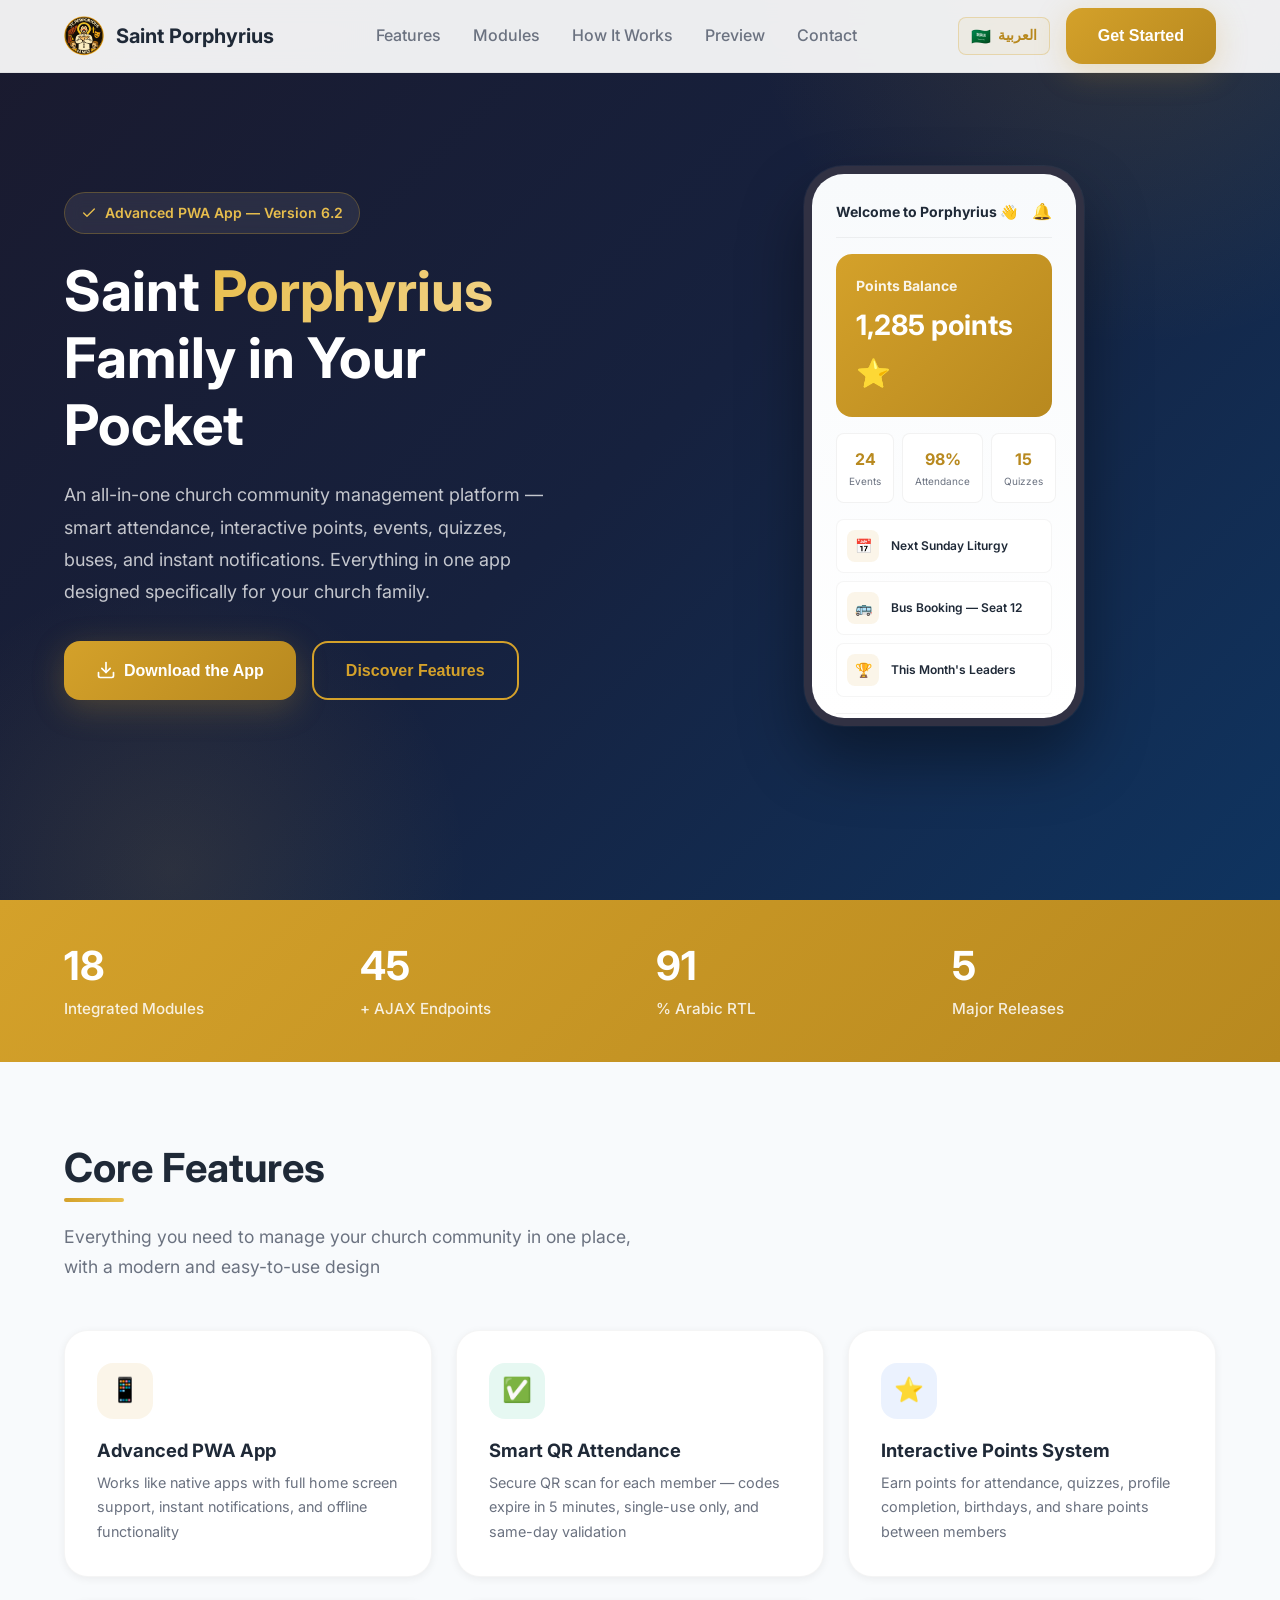
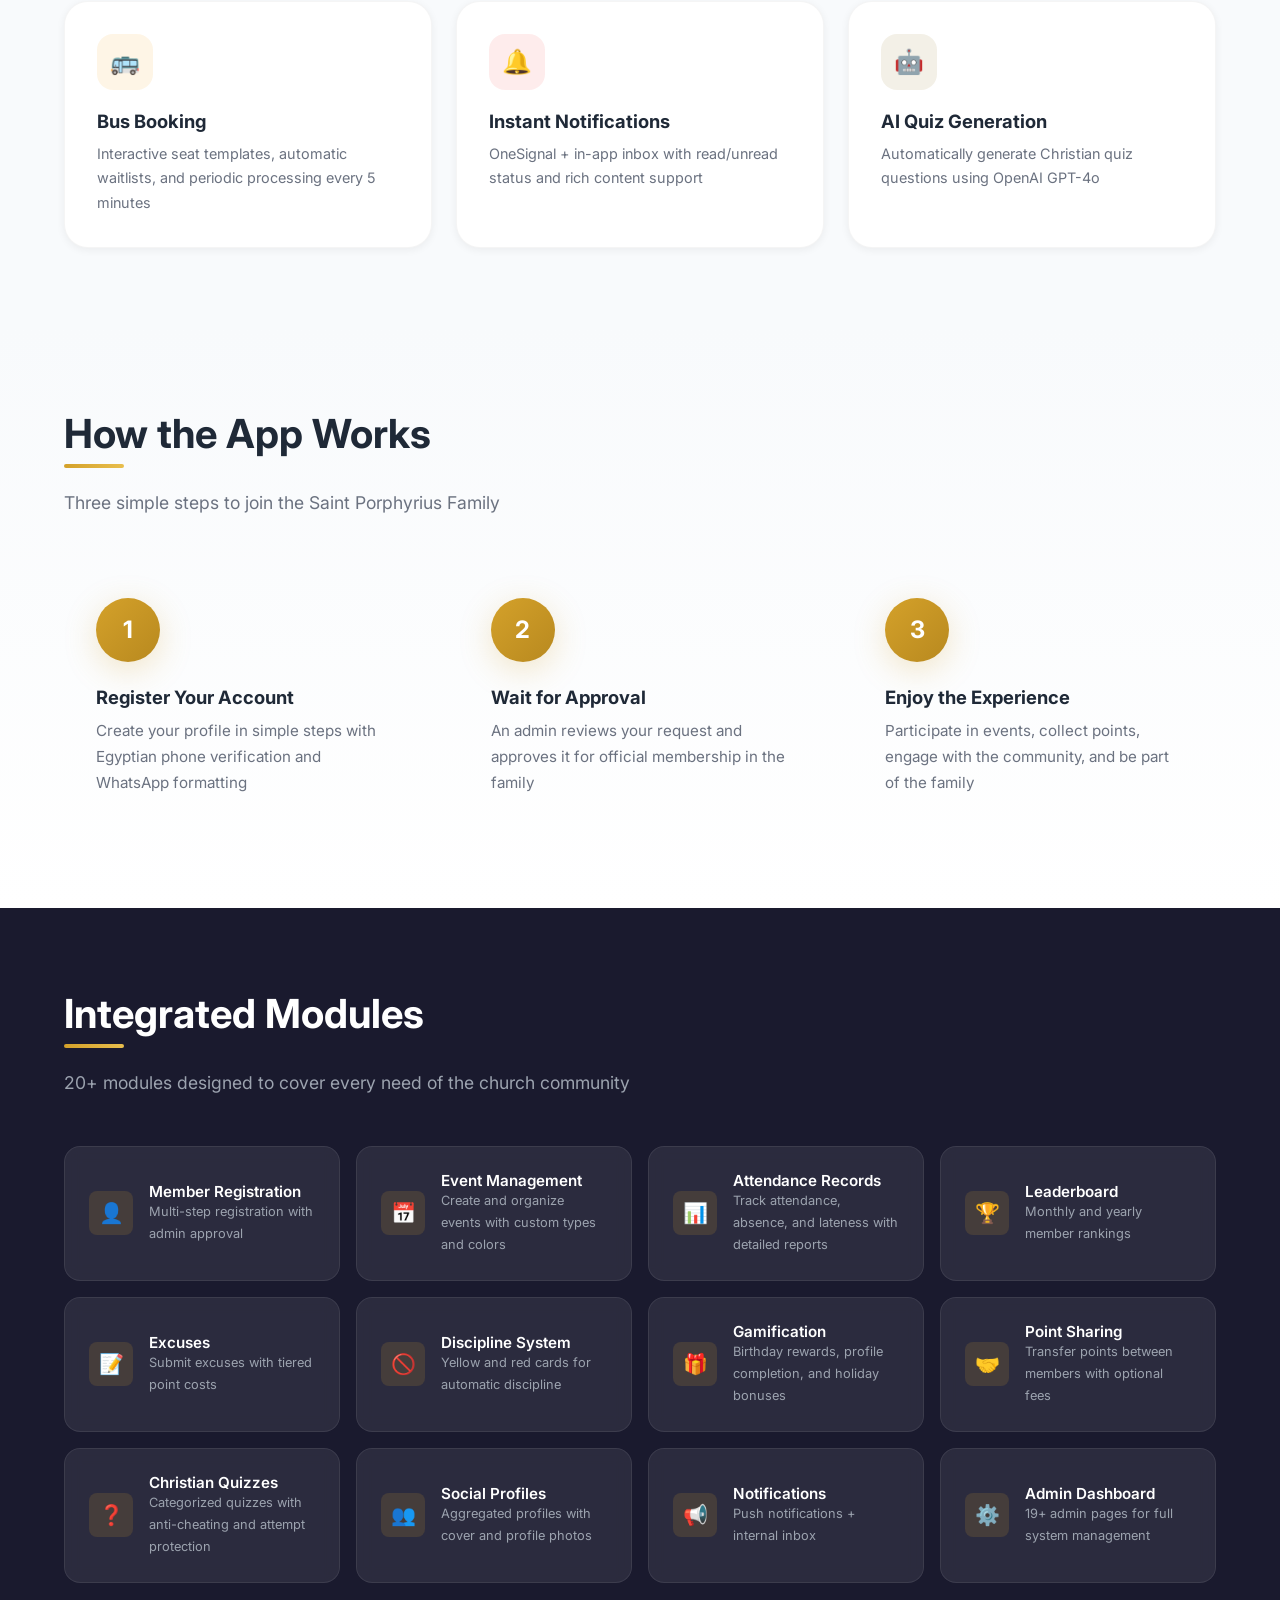
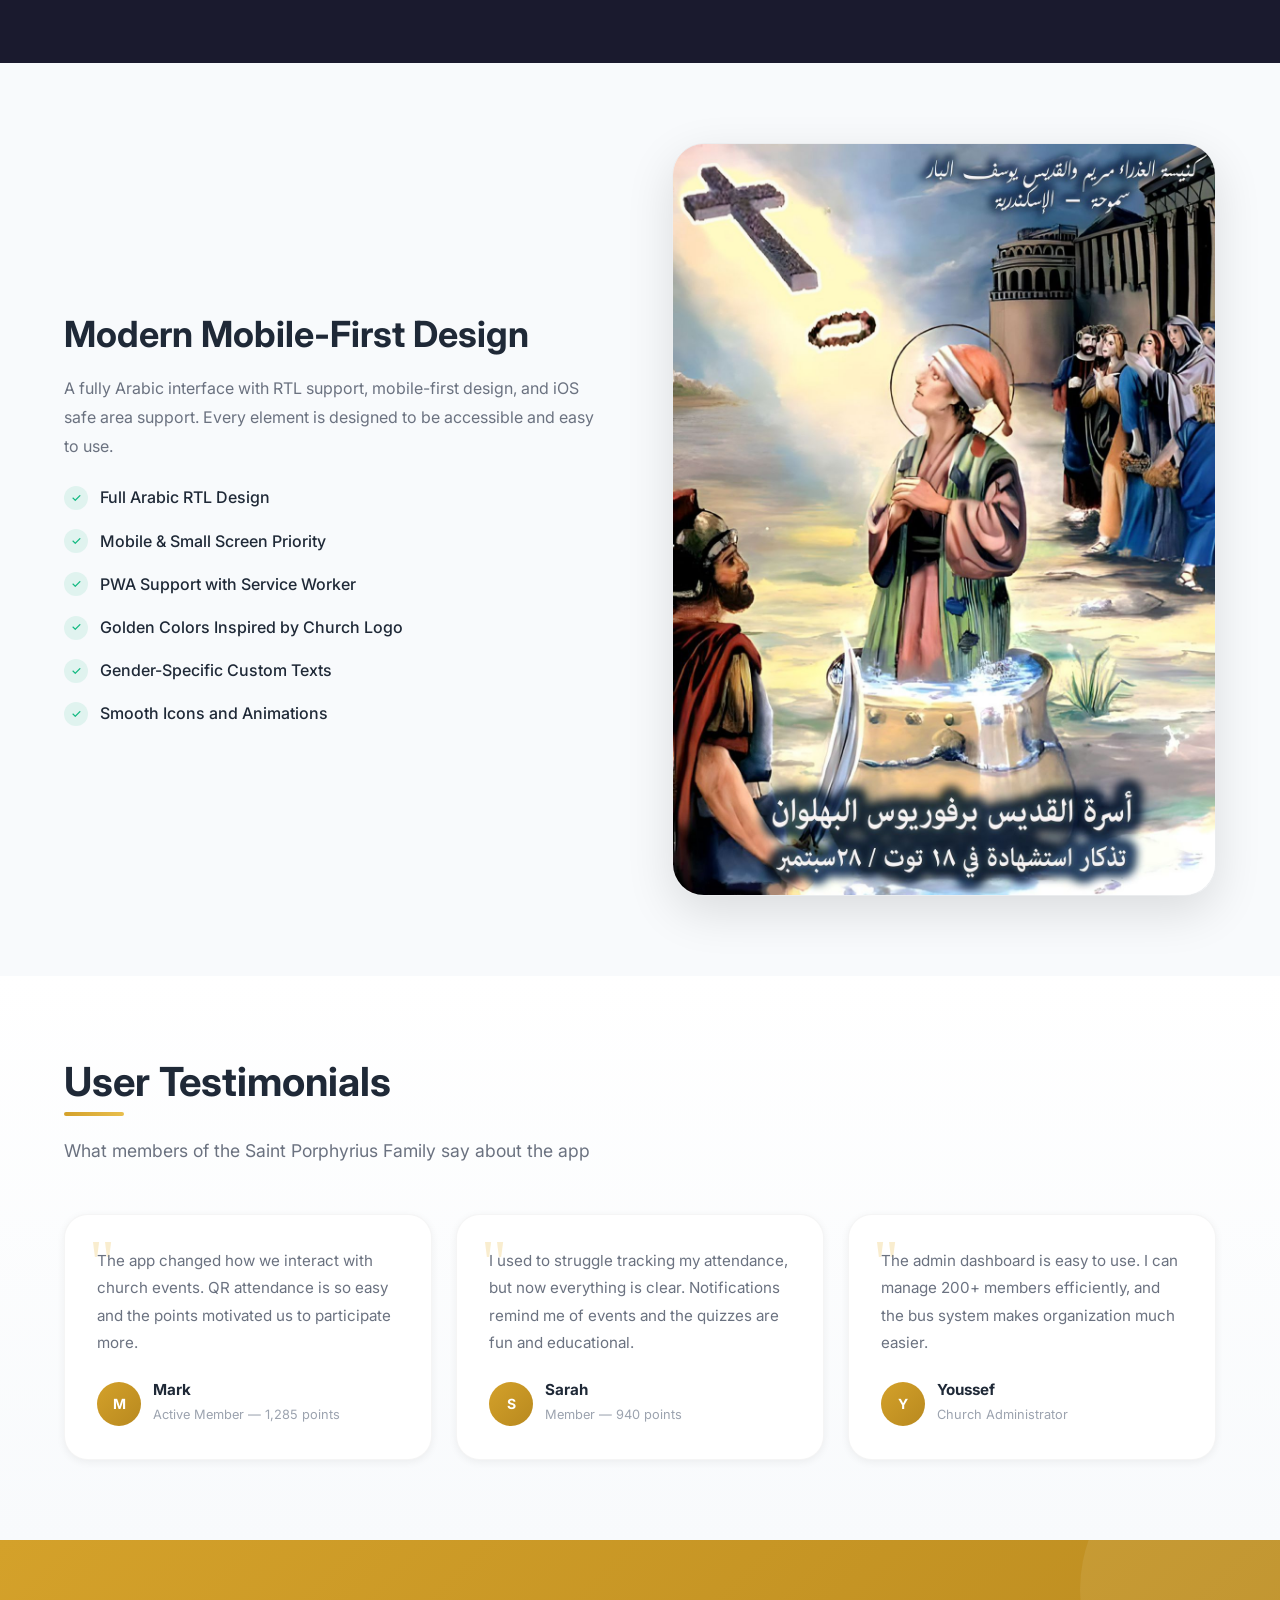
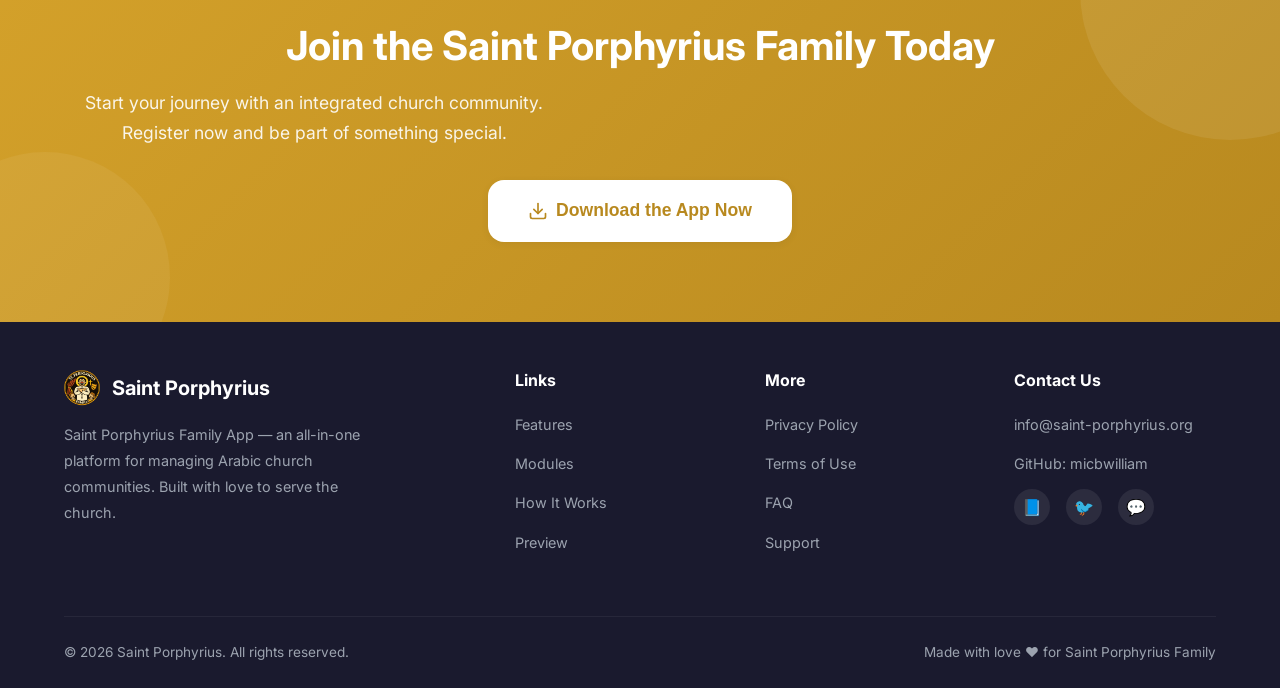
<file: website/index-en.html>
<!DOCTYPE html>
<html lang="en" dir="ltr">
<head>
  <meta charset="UTF-8">
  <meta name="viewport" content="width=device-width, initial-scale=1.0">
  <title>Saint Porphyrius — Church Community App</title>
  <meta name="description" content="Saint Porphyrius Family App — an all-in-one platform for managing members, events, attendance, points, and communication within the church">
  <meta name="theme-color" content="#D4A12A">

  <!-- Fonts -->
  <link rel="preconnect" href="https://fonts.googleapis.com">
  <link rel="preconnect" href="https://fonts.gstatic.com" crossorigin>
  <link href="https://fonts.googleapis.com/css2?family=Inter:wght@400;500;600;700;800&display=swap" rel="stylesheet">

  <!-- Styles -->
  <link rel="stylesheet" href="css/style.css">

  <!-- Favicon -->
  <link rel="icon" type="image/png" sizes="192x192" href="assets/icon-192x192.png">
  <link rel="apple-touch-icon" href="assets/apple-touch-icon.png">
</head>
<body class="lang-en">

  <!-- Navigation -->
  <nav class="navbar" role="navigation" aria-label="Main navigation">
    <div class="container">
      <a href="#" class="nav-logo">
        <img src="assets/logo.png" alt="Saint Porphyrius Logo" loading="lazy">
        <span>Saint Porphyrius</span>
      </a>

      <ul class="nav-links" id="nav-links">
        <li><a href="#features">Features</a></li>
        <li><a href="#modules">Modules</a></li>
        <li><a href="#how-it-works">How It Works</a></li>
        <li><a href="#preview">Preview</a></li>
        <li><a href="#contact">Contact</a></li>
      </ul>

      <div class="nav-actions">
        <a href="index.html" class="lang-switcher" title="Switch to Arabic" aria-label="Switch to Arabic">
          <span class="lang-flag">🇸🇦</span>
          <span class="lang-label">العربية</span>
        </a>
        <a href="#cta" class="btn btn-primary nav-cta">Get Started</a>
      </div>

      <button class="mobile-menu-btn" aria-label="Open menu" aria-expanded="false" aria-controls="nav-links">
        <svg width="24" height="24" viewBox="0 0 24 24" fill="none" stroke="currentColor" stroke-width="2" stroke-linecap="round" stroke-linejoin="round">
          <line x1="3" y1="12" x2="21" y2="12"/>
          <line x1="3" y1="6" x2="21" y2="6"/>
          <line x1="3" y1="18" x2="21" y2="18"/>
        </svg>
      </button>
    </div>
  </nav>

  <!-- Hero Section -->
  <section class="hero" id="home">
    <div class="container">
      <div class="hero-grid">
        <div class="hero-content">
          <div class="hero-badge reveal">
            <svg width="16" height="16" viewBox="0 0 24 24" fill="none" stroke="currentColor" stroke-width="2" stroke-linecap="round" stroke-linejoin="round">
              <polyline points="20 6 9 17 4 12"/>
            </svg>
            <span>Advanced PWA App — Version 6.2</span>
          </div>

          <h1 class="hero-title reveal reveal-delay-1">
            Saint <span>Porphyrius</span> Family in Your Pocket
          </h1>

          <p class="hero-desc reveal reveal-delay-2">
            An all-in-one church community management platform — smart attendance, interactive points, events, quizzes, buses, and instant notifications. Everything in one app designed specifically for your church family.
          </p>

          <div class="hero-buttons reveal reveal-delay-3">
            <a href="#cta" class="btn btn-primary">
              <svg width="20" height="20" viewBox="0 0 24 24" fill="none" stroke="currentColor" stroke-width="2" stroke-linecap="round" stroke-linejoin="round">
                <path d="M21 15v4a2 2 0 0 1-2 2H5a2 2 0 0 1-2-2v-4"/>
                <polyline points="7 10 12 15 17 10"/>
                <line x1="12" y1="15" x2="12" y2="3"/>
              </svg>
              Download the App
            </a>
            <a href="#features" class="btn btn-outline">Discover Features</a>
          </div>
        </div>

        <div class="hero-image-wrapper reveal reveal-delay-2">
          <div class="hero-phone">
            <div class="hero-phone-screen">
              <div class="phone-header">
                <h4>Welcome to Porphyrius 👋</h4>
                <span>🔔</span>
              </div>

              <div class="phone-hero-card">
                <h5>Points Balance</h5>
                <div class="points">1,285 points ⭐</div>
              </div>

              <div class="phone-stats">
                <div class="phone-stat">
                  <div class="num">24</div>
                  <div class="lbl">Events</div>
                </div>
                <div class="phone-stat">
                  <div class="num">98%</div>
                  <div class="lbl">Attendance</div>
                </div>
                <div class="phone-stat">
                  <div class="num">15</div>
                  <div class="lbl">Quizzes</div>
                </div>
              </div>

              <div class="phone-list">
                <div class="phone-list-item">
                  <div class="icon">📅</div>
                  <div class="txt">Next Sunday Liturgy</div>
                </div>
                <div class="phone-list-item">
                  <div class="icon">🚌</div>
                  <div class="txt">Bus Booking — Seat 12</div>
                </div>
                <div class="phone-list-item">
                  <div class="icon">🏆</div>
                  <div class="txt">This Month's Leaders</div>
                </div>
              </div>

              <div class="phone-nav">
                <span class="active">🏠</span>
                <span>📅</span>
                <span>⭐</span>
                <span>👤</span>
              </div>
            </div>
          </div>
        </div>
      </div>
    </div>
  </section>

  <!-- Stats Bar -->
  <section class="stats-bar">
    <div class="container">
      <div class="stats-grid">
        <div class="stat-item reveal">
          <h3 data-count="20">0</h3>
          <p>Integrated Modules</p>
        </div>
        <div class="stat-item reveal reveal-delay-1">
          <h3 data-count="50">0</h3>
          <p>+ AJAX Endpoints</p>
        </div>
        <div class="stat-item reveal reveal-delay-2">
          <h3 data-count="100">0</h3>
          <p>% Arabic RTL</p>
        </div>
        <div class="stat-item reveal reveal-delay-3">
          <h3 data-count="6">0</h3>
          <p>Major Releases</p>
        </div>
      </div>
    </div>
  </section>

  <!-- Features Section -->
  <section class="features" id="features">
    <div class="container">
      <div class="section-header reveal">
        <h2 class="section-title">Core Features</h2>
        <p class="section-subtitle">Everything you need to manage your church community in one place, with a modern and easy-to-use design</p>
      </div>

      <div class="features-grid">
        <div class="feature-card reveal">
          <div class="feature-icon">📱</div>
          <h3>Advanced PWA App</h3>
          <p>Works like native apps with full home screen support, instant notifications, and offline functionality</p>
        </div>

        <div class="feature-card reveal reveal-delay-1">
          <div class="feature-icon">✅</div>
          <h3>Smart QR Attendance</h3>
          <p>Secure QR scan for each member — codes expire in 5 minutes, single-use only, and same-day validation</p>
        </div>

        <div class="feature-card reveal reveal-delay-2">
          <div class="feature-icon">⭐</div>
          <h3>Interactive Points System</h3>
          <p>Earn points for attendance, quizzes, profile completion, birthdays, and share points between members</p>
        </div>

        <div class="feature-card reveal reveal-delay-3">
          <div class="feature-icon">🚌</div>
          <h3>Bus Booking</h3>
          <p>Interactive seat templates, automatic waitlists, and periodic processing every 5 minutes</p>
        </div>

        <div class="feature-card reveal reveal-delay-1">
          <div class="feature-icon">🔔</div>
          <h3>Instant Notifications</h3>
          <p>OneSignal + in-app inbox with read/unread status and rich content support</p>
        </div>

        <div class="feature-card reveal reveal-delay-2">
          <div class="feature-icon">🤖</div>
          <h3>AI Quiz Generation</h3>
          <p>Automatically generate Christian quiz questions using OpenAI GPT-4o</p>
        </div>
      </div>
    </div>
  </section>

  <!-- How It Works -->
  <section class="how-it-works" id="how-it-works">
    <div class="container">
      <div class="section-header reveal">
        <h2 class="section-title">How the App Works</h2>
        <p class="section-subtitle">Three simple steps to join the Saint Porphyrius Family</p>
      </div>

      <div class="steps-grid">
        <div class="step-card reveal">
          <div class="step-number">1</div>
          <h3>Register Your Account</h3>
          <p>Create your profile in simple steps with Egyptian phone verification and WhatsApp formatting</p>
        </div>

        <div class="step-card reveal reveal-delay-1">
          <div class="step-number">2</div>
          <h3>Wait for Approval</h3>
          <p>An admin reviews your request and approves it for official membership in the family</p>
        </div>

        <div class="step-card reveal reveal-delay-2">
          <div class="step-number">3</div>
          <h3>Enjoy the Experience</h3>
          <p>Participate in events, collect points, engage with the community, and be part of the family</p>
        </div>
      </div>
    </div>
  </section>

  <!-- Modules Showcase -->
  <section class="modules" id="modules">
    <div class="container">
      <div class="section-header reveal">
        <h2 class="section-title">Integrated Modules</h2>
        <p class="section-subtitle">20+ modules designed to cover every need of the church community</p>
      </div>

      <div class="modules-grid">
        <div class="module-item reveal">
          <div class="module-icon">👤</div>
          <div>
            <h4>Member Registration</h4>
            <p>Multi-step registration with admin approval</p>
          </div>
        </div>

        <div class="module-item reveal reveal-delay-1">
          <div class="module-icon">📅</div>
          <div>
            <h4>Event Management</h4>
            <p>Create and organize events with custom types and colors</p>
          </div>
        </div>

        <div class="module-item reveal reveal-delay-2">
          <div class="module-icon">📊</div>
          <div>
            <h4>Attendance Records</h4>
            <p>Track attendance, absence, and lateness with detailed reports</p>
          </div>
        </div>

        <div class="module-item reveal reveal-delay-3">
          <div class="module-icon">🏆</div>
          <div>
            <h4>Leaderboard</h4>
            <p>Monthly and yearly member rankings</p>
          </div>
        </div>

        <div class="module-item reveal">
          <div class="module-icon">📝</div>
          <div>
            <h4>Excuses</h4>
            <p>Submit excuses with tiered point costs</p>
          </div>
        </div>

        <div class="module-item reveal reveal-delay-1">
          <div class="module-icon">🚫</div>
          <div>
            <h4>Discipline System</h4>
            <p>Yellow and red cards for automatic discipline</p>
          </div>
        </div>

        <div class="module-item reveal reveal-delay-2">
          <div class="module-icon">🎁</div>
          <div>
            <h4>Gamification</h4>
            <p>Birthday rewards, profile completion, and holiday bonuses</p>
          </div>
        </div>

        <div class="module-item reveal reveal-delay-3">
          <div class="module-icon">🤝</div>
          <div>
            <h4>Point Sharing</h4>
            <p>Transfer points between members with optional fees</p>
          </div>
        </div>

        <div class="module-item reveal">
          <div class="module-icon">❓</div>
          <div>
            <h4>Christian Quizzes</h4>
            <p>Categorized quizzes with anti-cheating and attempt protection</p>
          </div>
        </div>

        <div class="module-item reveal reveal-delay-1">
          <div class="module-icon">👥</div>
          <div>
            <h4>Social Profiles</h4>
            <p>Aggregated profiles with cover and profile photos</p>
          </div>
        </div>

        <div class="module-item reveal reveal-delay-2">
          <div class="module-icon">📢</div>
          <div>
            <h4>Notifications</h4>
            <p>Push notifications + internal inbox</p>
          </div>
        </div>

        <div class="module-item reveal reveal-delay-3">
          <div class="module-icon">⚙️</div>
          <div>
            <h4>Admin Dashboard</h4>
            <p>19+ admin pages for full system management</p>
          </div>
        </div>
      </div>
    </div>
  </section>

  <!-- App Preview -->
  <section class="app-preview" id="preview">
    <div class="container">
      <div class="preview-grid">
        <div class="preview-content reveal">
          <h2>Modern Mobile-First Design</h2>
          <p>A fully Arabic interface with RTL support, mobile-first design, and iOS safe area support. Every element is designed to be accessible and easy to use.</p>

          <ul class="preview-list">
            <li>
              <span class="check">✓</span>
              Full Arabic RTL Design
            </li>
            <li>
              <span class="check">✓</span>
              Mobile & Small Screen Priority
            </li>
            <li>
              <span class="check">✓</span>
              PWA Support with Service Worker
            </li>
            <li>
              <span class="check">✓</span>
              Golden Colors Inspired by Church Logo
            </li>
            <li>
              <span class="check">✓</span>
              Gender-Specific Custom Texts
            </li>
            <li>
              <span class="check">✓</span>
              Smooth Icons and Animations
            </li>
          </ul>
        </div>

        <div class="preview-image reveal reveal-delay-2">
          <img src="assets/saint-porphyrius.jpg" alt="Saint Porphyrius" loading="lazy">
        </div>
      </div>
    </div>
  </section>

  <!-- Testimonials -->
  <section class="testimonials" id="testimonials">
    <div class="container">
      <div class="section-header reveal">
        <h2 class="section-title">User Testimonials</h2>
        <p class="section-subtitle">What members of the Saint Porphyrius Family say about the app</p>
      </div>

      <div class="testimonials-grid">
        <div class="testimonial-card reveal">
          <p class="testimonial-text">The app changed how we interact with church events. QR attendance is so easy and the points motivated us to participate more.</p>
          <div class="testimonial-author">
            <div class="avatar">M</div>
            <div>
              <h4>Mark</h4>
              <span>Active Member — 1,285 points</span>
            </div>
          </div>
        </div>

        <div class="testimonial-card reveal reveal-delay-1">
          <p class="testimonial-text">I used to struggle tracking my attendance, but now everything is clear. Notifications remind me of events and the quizzes are fun and educational.</p>
          <div class="testimonial-author">
            <div class="avatar">S</div>
            <div>
              <h4>Sarah</h4>
              <span>Member — 940 points</span>
            </div>
          </div>
        </div>

        <div class="testimonial-card reveal reveal-delay-2">
          <p class="testimonial-text">The admin dashboard is easy to use. I can manage 200+ members efficiently, and the bus system makes organization much easier.</p>
          <div class="testimonial-author">
            <div class="avatar">Y</div>
            <div>
              <h4>Youssef</h4>
              <span>Church Administrator</span>
            </div>
          </div>
        </div>
      </div>
    </div>
  </section>

  <!-- CTA Section -->
  <section class="cta" id="cta">
    <div class="container">
      <h2 class="reveal">Join the Saint Porphyrius Family Today</h2>
      <p class="reveal reveal-delay-1">Start your journey with an integrated church community. Register now and be part of something special.</p>
      <a href="#" class="btn btn-light reveal reveal-delay-2">
        <svg width="20" height="20" viewBox="0 0 24 24" fill="none" stroke="currentColor" stroke-width="2" stroke-linecap="round" stroke-linejoin="round">
          <path d="M21 15v4a2 2 0 0 1-2 2H5a2 2 0 0 1-2-2v-4"/>
          <polyline points="7 10 12 15 17 10"/>
          <line x1="12" y1="15" x2="12" y2="3"/>
        </svg>
        Download the App Now
      </a>
    </div>
  </section>

  <!-- Footer -->
  <footer class="footer" id="contact">
    <div class="container">
      <div class="footer-grid">
        <div>
          <div class="footer-brand">
            <img src="assets/logo.png" alt="Saint Porphyrius Logo" loading="lazy">
            <span>Saint Porphyrius</span>
          </div>
          <p class="footer-about">Saint Porphyrius Family App — an all-in-one platform for managing Arabic church communities. Built with love to serve the church.</p>
        </div>

        <div>
          <h4>Links</h4>
          <ul class="footer-links">
            <li><a href="#features">Features</a></li>
            <li><a href="#modules">Modules</a></li>
            <li><a href="#how-it-works">How It Works</a></li>
            <li><a href="#preview">Preview</a></li>
          </ul>
        </div>

        <div>
          <h4>More</h4>
          <ul class="footer-links">
            <li><a href="#">Privacy Policy</a></li>
            <li><a href="#">Terms of Use</a></li>
            <li><a href="#">FAQ</a></li>
            <li><a href="#">Support</a></li>
          </ul>
        </div>

        <div>
          <h4>Contact Us</h4>
          <ul class="footer-links">
            <li><a href="mailto:info@saint-porphyrius.org">info@saint-porphyrius.org</a></li>
            <li><a href="#">GitHub: micbwilliam</a></li>
          </ul>
          <div class="footer-social">
            <a href="#" aria-label="Facebook">📘</a>
            <a href="#" aria-label="Twitter">🐦</a>
            <a href="#" aria-label="WhatsApp">💬</a>
          </div>
        </div>
      </div>

      <div class="footer-bottom">
        <p>© 2026 Saint Porphyrius. All rights reserved.</p>
        <p>Made with love ❤️ for Saint Porphyrius Family</p>
      </div>
    </div>
  </footer>

  <!-- Scripts -->
  <script src="js/main.js"></script>

</body>
</html>
</file>
<file: website/css/style.css>
/* ============================================
   Saint Porphyrius — Promo Website Styles
   RTL Arabic-first | Mobile-first | Golden Theme
   ============================================ */

/* ---- CSS Variables (Design Tokens) ---- */
:root {
  --gold: #D4A12A;
  --gold-light: #E8BE4D;
  --gold-dark: #B8891F;
  --gold-pale: #F2D388;
  --brown: #8B6914;
  --brown-dark: #6B5010;
  --success: #10B981;
  --warning: #F59E0B;
  --error: #EF4444;
  --info: #3B82F6;

  --bg-page: #F8FAFC;
  --bg-card: #FFFFFF;
  --bg-dark: #1A1A2E;
  --bg-glass: rgba(255, 255, 255, 0.08);

  --text-primary: #1F2937;
  --text-secondary: #6B7280;
  --text-light: #FFFFFF;
  --text-muted: #9CA3AF;

  --font-cairo: 'Cairo', -apple-system, BlinkMacSystemFont, 'Segoe UI', Roboto, sans-serif;

  --radius-sm: 8px;
  --radius-md: 16px;
  --radius-lg: 24px;
  --radius-xl: 32px;

  --shadow-sm: 0 2px 8px rgba(0,0,0,0.06);
  --shadow-md: 0 8px 24px rgba(0,0,0,0.08);
  --shadow-lg: 0 16px 48px rgba(0,0,0,0.12);
  --shadow-gold: 0 8px 32px rgba(212, 161, 42, 0.25);

  --transition-fast: 0.2s ease;
  --transition-base: 0.3s ease;
  --transition-slow: 0.5s ease;
}

/* ---- Reset & Base ---- */
*, *::before, *::after {
  margin: 0;
  padding: 0;
  box-sizing: border-box;
}

html {
  scroll-behavior: smooth;
  font-size: 16px;
}

body {
  font-family: var(--font-cairo);
  direction: rtl;
  text-align: right;
  background: var(--bg-page);
  color: var(--text-primary);
  line-height: 1.7;
  overflow-x: hidden;
  -webkit-font-smoothing: antialiased;
}

img {
  max-width: 100%;
  display: block;
}

a {
  text-decoration: none;
  color: inherit;
  transition: var(--transition-fast);
}

ul {
  list-style: none;
}

/* ---- Typography ---- */
h1, h2, h3, h4 {
  font-weight: 700;
  line-height: 1.3;
}

.section-title {
  font-size: clamp(1.75rem, 4vw, 2.5rem);
  color: var(--text-primary);
  margin-bottom: 0.5rem;
  position: relative;
  display: inline-block;
}

.section-title::after {
  content: '';
  position: absolute;
  bottom: -8px;
  right: 0;
  width: 60px;
  height: 4px;
  background: linear-gradient(90deg, var(--gold), var(--gold-light));
  border-radius: 2px;
}

.section-subtitle {
  font-size: 1.1rem;
  color: var(--text-secondary);
  margin-top: 1.25rem;
  max-width: 600px;
}

/* ---- Layout ---- */
.container {
  width: 100%;
  max-width: 1200px;
  margin: 0 auto;
  padding: 0 1.5rem;
}

section {
  padding: 5rem 0;
  position: relative;
}

/* ---- Buttons ---- */
.btn {
  display: inline-flex;
  align-items: center;
  gap: 0.5rem;
  padding: 0.875rem 2rem;
  border-radius: var(--radius-md);
  font-family: var(--font-cairo);
  font-size: 1rem;
  font-weight: 600;
  cursor: pointer;
  border: none;
  transition: var(--transition-base);
  position: relative;
  overflow: hidden;
}

.btn-primary {
  background: linear-gradient(135deg, var(--gold), var(--gold-dark));
  color: var(--text-light);
  box-shadow: var(--shadow-gold);
}

.btn-primary:hover {
  transform: translateY(-2px);
  box-shadow: 0 12px 40px rgba(212, 161, 42, 0.35);
}

.btn-outline {
  background: transparent;
  color: var(--gold);
  border: 2px solid var(--gold);
}

.btn-outline:hover {
  background: var(--gold);
  color: var(--text-light);
}

.btn-light {
  background: var(--bg-card);
  color: var(--gold-dark);
  box-shadow: var(--shadow-sm);
}

.btn-light:hover {
  box-shadow: var(--shadow-md);
  transform: translateY(-2px);
}

/* ---- Navigation ---- */
.navbar {
  position: fixed;
  top: 0;
  left: 0;
  right: 0;
  z-index: 1000;
  background: rgba(255, 255, 255, 0.92);
  backdrop-filter: blur(12px);
  -webkit-backdrop-filter: blur(12px);
  border-bottom: 1px solid rgba(0,0,0,0.05);
  transition: var(--transition-base);
}

.navbar.scrolled {
  box-shadow: var(--shadow-sm);
}

.navbar .container {
  display: flex;
  align-items: center;
  justify-content: space-between;
  height: 72px;
}

.nav-logo {
  display: flex;
  align-items: center;
  gap: 0.75rem;
  font-weight: 700;
  font-size: 1.25rem;
  color: var(--text-primary);
}

.nav-logo img {
  height: 40px;
  width: auto;
}

.nav-links {
  display: flex;
  align-items: center;
  gap: 2rem;
}

.nav-links a {
  font-weight: 500;
  color: var(--text-secondary);
  position: relative;
  padding: 0.25rem 0;
}

.nav-links a::after {
  content: '';
  position: absolute;
  bottom: 0;
  right: 0;
  width: 0;
  height: 2px;
  background: var(--gold);
  transition: var(--transition-base);
}

.nav-links a:hover {
  color: var(--gold-dark);
}

.nav-links a:hover::after {
  width: 100%;
}

.nav-actions {
  display: flex;
  align-items: center;
  gap: 1rem;
}

.lang-switcher {
  display: inline-flex;
  align-items: center;
  gap: 0.4rem;
  padding: 0.4rem 0.75rem;
  border-radius: var(--radius-sm);
  border: 1px solid rgba(212, 161, 42, 0.3);
  background: rgba(212, 161, 42, 0.06);
  color: var(--gold-dark);
  font-weight: 600;
  font-size: 0.85rem;
  transition: var(--transition-base);
}

.lang-switcher:hover {
  background: rgba(212, 161, 42, 0.15);
  border-color: var(--gold);
  transform: translateY(-1px);
}

.lang-flag {
  font-size: 1rem;
  line-height: 1;
}

.lang-label {
  display: inline;
}

@media (max-width: 768px) {
  .lang-label {
    display: none;
  }
}

.nav-cta {
  display: inline-flex;
}

.mobile-menu-btn {
  display: none;
  background: none;
  border: none;
  cursor: pointer;
  padding: 0.5rem;
  color: var(--text-primary);
}

/* ---- Hero Section ---- */
.hero {
  min-height: 100vh;
  display: flex;
  align-items: center;
  padding-top: 72px;
  background: linear-gradient(135deg, #1A1A2E 0%, #16213E 50%, #0F3460 100%);
  position: relative;
  overflow: hidden;
}

.hero::before {
  content: '';
  position: absolute;
  top: -50%;
  right: -20%;
  width: 800px;
  height: 800px;
  background: radial-gradient(circle, rgba(212, 161, 42, 0.15) 0%, transparent 70%);
  border-radius: 50%;
  pointer-events: none;
}

.hero::after {
  content: '';
  position: absolute;
  bottom: -30%;
  left: -10%;
  width: 600px;
  height: 600px;
  background: radial-gradient(circle, rgba(232, 190, 77, 0.1) 0%, transparent 70%);
  border-radius: 50%;
  pointer-events: none;
}

.hero-grid {
  display: grid;
  grid-template-columns: 1fr 1fr;
  gap: 4rem;
  align-items: center;
  position: relative;
  z-index: 1;
}

.hero-badge {
  display: inline-flex;
  align-items: center;
  gap: 0.5rem;
  background: var(--bg-glass);
  border: 1px solid rgba(212, 161, 42, 0.3);
  color: var(--gold-light);
  padding: 0.5rem 1rem;
  border-radius: 100px;
  font-size: 0.875rem;
  font-weight: 600;
  margin-bottom: 1.5rem;
  backdrop-filter: blur(8px);
}

.hero-title {
  font-size: clamp(2rem, 5vw, 3.5rem);
  color: var(--text-light);
  margin-bottom: 1.25rem;
  line-height: 1.2;
}

.hero-title span {
  background: linear-gradient(135deg, var(--gold-light), var(--gold-pale));
  -webkit-background-clip: text;
  -webkit-text-fill-color: transparent;
  background-clip: text;
}

.hero-desc {
  font-size: 1.125rem;
  color: rgba(255,255,255,0.75);
  margin-bottom: 2rem;
  max-width: 500px;
  line-height: 1.8;
}

.hero-buttons {
  display: flex;
  gap: 1rem;
  flex-wrap: wrap;
}

.hero-image-wrapper {
  position: relative;
  display: flex;
  justify-content: center;
  align-items: center;
}

.hero-phone {
  position: relative;
  width: 280px;
  height: 560px;
  background: var(--bg-dark);
  border-radius: 40px;
  border: 8px solid rgba(255,255,255,0.1);
  box-shadow: 0 32px 64px rgba(0,0,0,0.4), 0 0 0 1px rgba(255,255,255,0.05);
  overflow: hidden;
  animation: float 6s ease-in-out infinite;
}

.hero-phone-screen {
  width: 100%;
  height: 100%;
  background: linear-gradient(180deg, #F8FAFC 0%, #FFFFFF 100%);
  padding: 1.5rem;
  display: flex;
  flex-direction: column;
  gap: 1rem;
}

.phone-header {
  display: flex;
  align-items: center;
  justify-content: space-between;
  padding-bottom: 0.75rem;
  border-bottom: 1px solid rgba(0,0,0,0.05);
}

.phone-header h4 {
  font-size: 0.875rem;
  color: var(--text-primary);
}

.phone-hero-card {
  background: linear-gradient(135deg, var(--gold), var(--gold-dark));
  border-radius: var(--radius-md);
  padding: 1.25rem;
  color: white;
}

.phone-hero-card h5 {
  font-size: 0.875rem;
  opacity: 0.9;
  margin-bottom: 0.25rem;
}

.phone-hero-card .points {
  font-size: 1.75rem;
  font-weight: 700;
}

.phone-stats {
  display: grid;
  grid-template-columns: repeat(3, 1fr);
  gap: 0.5rem;
}

.phone-stat {
  background: var(--bg-card);
  border: 1px solid rgba(0,0,0,0.05);
  border-radius: var(--radius-sm);
  padding: 0.75rem;
  text-align: center;
}

.phone-stat .num {
  font-size: 1rem;
  font-weight: 700;
  color: var(--gold-dark);
}

.phone-stat .lbl {
  font-size: 0.625rem;
  color: var(--text-secondary);
}

.phone-list {
  display: flex;
  flex-direction: column;
  gap: 0.5rem;
}

.phone-list-item {
  display: flex;
  align-items: center;
  gap: 0.75rem;
  padding: 0.625rem;
  background: var(--bg-card);
  border-radius: var(--radius-sm);
  border: 1px solid rgba(0,0,0,0.04);
}

.phone-list-item .icon {
  width: 32px;
  height: 32px;
  border-radius: 8px;
  background: rgba(212, 161, 42, 0.1);
  display: flex;
  align-items: center;
  justify-content: center;
  font-size: 0.875rem;
}

.phone-list-item .txt {
  font-size: 0.75rem;
  color: var(--text-primary);
  font-weight: 600;
}

.phone-nav {
  margin-top: auto;
  display: flex;
  justify-content: space-around;
  padding-top: 0.75rem;
  border-top: 1px solid rgba(0,0,0,0.05);
}

.phone-nav span {
  font-size: 1.25rem;
  opacity: 0.4;
}

.phone-nav span.active {
  opacity: 1;
  color: var(--gold);
}

@keyframes float {
  0%, 100% { transform: translateY(0); }
  50% { transform: translateY(-20px); }
}

/* ---- Stats Bar ---- */
.stats-bar {
  background: linear-gradient(135deg, var(--gold), var(--gold-dark));
  padding: 2.5rem 0;
  position: relative;
}

.stats-grid {
  display: grid;
  grid-template-columns: repeat(4, 1fr);
  gap: 2rem;
  text-align: center;
}

.stat-item h3 {
  font-size: 2.5rem;
  color: var(--text-light);
  margin-bottom: 0.25rem;
}

.stat-item p {
  color: rgba(255,255,255,0.85);
  font-size: 0.95rem;
  font-weight: 500;
}

/* ---- Features Section ---- */
.features {
  background: var(--bg-page);
}

.features-grid {
  display: grid;
  grid-template-columns: repeat(auto-fit, minmax(280px, 1fr));
  gap: 1.5rem;
  margin-top: 3rem;
}

.feature-card {
  background: var(--bg-card);
  border-radius: var(--radius-lg);
  padding: 2rem;
  border: 1px solid rgba(0,0,0,0.04);
  box-shadow: var(--shadow-sm);
  transition: var(--transition-base);
  position: relative;
  overflow: hidden;
}

.feature-card::before {
  content: '';
  position: absolute;
  top: 0;
  right: 0;
  width: 100%;
  height: 4px;
  background: linear-gradient(90deg, var(--gold), var(--gold-light));
  opacity: 0;
  transition: var(--transition-base);
}

.feature-card:hover {
  transform: translateY(-6px);
  box-shadow: var(--shadow-lg);
}

.feature-card:hover::before {
  opacity: 1;
}

.feature-icon {
  width: 56px;
  height: 56px;
  border-radius: var(--radius-md);
  display: flex;
  align-items: center;
  justify-content: center;
  font-size: 1.5rem;
  margin-bottom: 1.25rem;
  background: rgba(212, 161, 42, 0.1);
  color: var(--gold-dark);
}

.feature-card:nth-child(2) .feature-icon { background: rgba(16, 185, 129, 0.1); color: var(--success); }
.feature-card:nth-child(3) .feature-icon { background: rgba(59, 130, 246, 0.1); color: var(--info); }
.feature-card:nth-child(4) .feature-icon { background: rgba(245, 158, 11, 0.1); color: var(--warning); }
.feature-card:nth-child(5) .feature-icon { background: rgba(239, 68, 68, 0.1); color: var(--error); }
.feature-card:nth-child(6) .feature-icon { background: rgba(139, 105, 20, 0.1); color: var(--brown); }

.feature-card h3 {
  font-size: 1.15rem;
  margin-bottom: 0.5rem;
  color: var(--text-primary);
}

.feature-card p {
  font-size: 0.9rem;
  color: var(--text-secondary);
  line-height: 1.7;
}

/* ---- How It Works ---- */
.how-it-works {
  background: linear-gradient(180deg, var(--bg-page) 0%, #FFFFFF 100%);
}

.steps-grid {
  display: grid;
  grid-template-columns: repeat(3, 1fr);
  gap: 2rem;
  margin-top: 3rem;
  position: relative;
}

.step-card {
  text-align: center;
  padding: 2rem;
  position: relative;
}

.step-number {
  width: 64px;
  height: 64px;
  border-radius: 50%;
  background: linear-gradient(135deg, var(--gold), var(--gold-dark));
  color: white;
  font-size: 1.5rem;
  font-weight: 700;
  display: flex;
  align-items: center;
  justify-content: center;
  margin: 0 auto 1.5rem;
  box-shadow: var(--shadow-gold);
}

.step-card h3 {
  font-size: 1.15rem;
  margin-bottom: 0.5rem;
}

.step-card p {
  color: var(--text-secondary);
  font-size: 0.95rem;
}

/* ---- Modules Showcase ---- */
.modules {
  background: var(--bg-dark);
  color: var(--text-light);
}

.modules .section-title {
  color: var(--text-light);
}

.modules .section-subtitle {
  color: var(--text-muted);
}

.modules-grid {
  display: grid;
  grid-template-columns: repeat(auto-fit, minmax(220px, 1fr));
  gap: 1rem;
  margin-top: 3rem;
}

.module-item {
  background: var(--bg-glass);
  border: 1px solid rgba(255,255,255,0.08);
  border-radius: var(--radius-md);
  padding: 1.5rem;
  display: flex;
  align-items: center;
  gap: 1rem;
  transition: var(--transition-base);
  backdrop-filter: blur(8px);
}

.module-item:hover {
  background: rgba(255,255,255,0.12);
  border-color: rgba(212, 161, 42, 0.3);
  transform: translateX(-4px);
}

.module-icon {
  width: 44px;
  height: 44px;
  border-radius: var(--radius-sm);
  background: rgba(212, 161, 42, 0.15);
  display: flex;
  align-items: center;
  justify-content: center;
  font-size: 1.25rem;
  flex-shrink: 0;
}

.module-item h4 {
  font-size: 0.95rem;
  font-weight: 600;
}

.module-item p {
  font-size: 0.8rem;
  color: var(--text-muted);
}

/* ---- App Preview ---- */
.app-preview {
  background: var(--bg-page);
  overflow: hidden;
}

.preview-grid {
  display: grid;
  grid-template-columns: 1fr 1fr;
  gap: 4rem;
  align-items: center;
}

.preview-content h2 {
  font-size: clamp(1.75rem, 3vw, 2.25rem);
  margin-bottom: 1rem;
}

.preview-content p {
  color: var(--text-secondary);
  margin-bottom: 1.5rem;
  line-height: 1.8;
}

.preview-list {
  display: flex;
  flex-direction: column;
  gap: 1rem;
}

.preview-list li {
  display: flex;
  align-items: center;
  gap: 0.75rem;
  font-weight: 500;
}

.preview-list .check {
  width: 24px;
  height: 24px;
  border-radius: 50%;
  background: rgba(16, 185, 129, 0.1);
  color: var(--success);
  display: flex;
  align-items: center;
  justify-content: center;
  font-size: 0.75rem;
  flex-shrink: 0;
}

.preview-image {
  position: relative;
}

.preview-image img {
  border-radius: var(--radius-xl);
  box-shadow: var(--shadow-lg);
  border: 1px solid rgba(0,0,0,0.05);
}

/* ---- Testimonials ---- */
.testimonials {
  background: linear-gradient(180deg, #FFFFFF 0%, var(--bg-page) 100%);
}

.testimonials-grid {
  display: grid;
  grid-template-columns: repeat(3, 1fr);
  gap: 1.5rem;
  margin-top: 3rem;
}

.testimonial-card {
  background: var(--bg-card);
  border-radius: var(--radius-lg);
  padding: 2rem;
  box-shadow: var(--shadow-sm);
  border: 1px solid rgba(0,0,0,0.04);
  position: relative;
}

.testimonial-card::before {
  content: '"';
  position: absolute;
  top: 1rem;
  right: 1.5rem;
  font-size: 4rem;
  color: var(--gold-pale);
  opacity: 0.4;
  line-height: 1;
  font-family: Georgia, serif;
}

.testimonial-text {
  color: var(--text-secondary);
  font-size: 0.95rem;
  line-height: 1.8;
  margin-bottom: 1.5rem;
  position: relative;
  z-index: 1;
}

.testimonial-author {
  display: flex;
  align-items: center;
  gap: 0.75rem;
}

.testimonial-author .avatar {
  width: 44px;
  height: 44px;
  border-radius: 50%;
  background: linear-gradient(135deg, var(--gold), var(--gold-dark));
  display: flex;
  align-items: center;
  justify-content: center;
  color: white;
  font-weight: 700;
  font-size: 0.875rem;
}

.testimonial-author h4 {
  font-size: 0.95rem;
  color: var(--text-primary);
}

.testimonial-author span {
  font-size: 0.8rem;
  color: var(--text-muted);
}

/* ---- CTA Section ---- */
.cta {
  background: linear-gradient(135deg, var(--gold), var(--gold-dark));
  padding: 5rem 0;
  text-align: center;
  position: relative;
  overflow: hidden;
}

.cta::before {
  content: '';
  position: absolute;
  top: -100px;
  right: -100px;
  width: 300px;
  height: 300px;
  background: rgba(255,255,255,0.08);
  border-radius: 50%;
}

.cta::after {
  content: '';
  position: absolute;
  bottom: -80px;
  left: -80px;
  width: 250px;
  height: 250px;
  background: rgba(255,255,255,0.06);
  border-radius: 50%;
}

.cta h2 {
  font-size: clamp(1.75rem, 4vw, 2.5rem);
  color: var(--text-light);
  margin-bottom: 1rem;
  position: relative;
  z-index: 1;
}

.cta p {
  color: rgba(255,255,255,0.9);
  font-size: 1.1rem;
  margin-bottom: 2rem;
  max-width: 500px;
  margin-left: auto;
  margin-right: auto;
  position: relative;
  z-index: 1;
}

.cta .btn-light {
  position: relative;
  z-index: 1;
  font-size: 1.1rem;
  padding: 1rem 2.5rem;
}

/* ---- Footer ---- */
.footer {
  background: var(--bg-dark);
  color: var(--text-muted);
  padding: 3rem 0 1.5rem;
}

.footer-grid {
  display: grid;
  grid-template-columns: 2fr 1fr 1fr 1fr;
  gap: 3rem;
  margin-bottom: 3rem;
}

.footer-brand {
  display: flex;
  align-items: center;
  gap: 0.75rem;
  font-weight: 700;
  font-size: 1.25rem;
  color: var(--text-light);
  margin-bottom: 1rem;
}

.footer-brand img {
  height: 36px;
}

.footer-about {
  font-size: 0.9rem;
  line-height: 1.8;
  max-width: 300px;
}

.footer h4 {
  color: var(--text-light);
  font-size: 1rem;
  margin-bottom: 1.25rem;
}

.footer-links li {
  margin-bottom: 0.75rem;
}

.footer-links a {
  color: var(--text-muted);
  font-size: 0.9rem;
  transition: var(--transition-fast);
}

.footer-links a:hover {
  color: var(--gold-light);
}

.footer-bottom {
  border-top: 1px solid rgba(255,255,255,0.06);
  padding-top: 1.5rem;
  display: flex;
  justify-content: space-between;
  align-items: center;
  font-size: 0.85rem;
}

.footer-social {
  display: flex;
  gap: 1rem;
}

.footer-social a {
  width: 36px;
  height: 36px;
  border-radius: 50%;
  background: var(--bg-glass);
  display: flex;
  align-items: center;
  justify-content: center;
  font-size: 1rem;
  transition: var(--transition-fast);
}

.footer-social a:hover {
  background: var(--gold);
  color: var(--text-light);
  transform: translateY(-2px);
}

/* ---- Scroll Animations ---- */
.reveal {
  opacity: 0;
  transform: translateY(40px);
  transition: all 0.8s cubic-bezier(0.16, 1, 0.3, 1);
}

.reveal.visible {
  opacity: 1;
  transform: translateY(0);
}

.reveal-delay-1 { transition-delay: 0.1s; }
.reveal-delay-2 { transition-delay: 0.2s; }
.reveal-delay-3 { transition-delay: 0.3s; }
.reveal-delay-4 { transition-delay: 0.4s; }

/* ---- Responsive ---- */
@media (max-width: 992px) {
  .hero-grid,
  .preview-grid {
    grid-template-columns: 1fr;
    gap: 3rem;
  }

  .hero-image-wrapper {
    order: -1;
  }

  .hero-phone {
    width: 240px;
    height: 480px;
  }

  .stats-grid {
    grid-template-columns: repeat(2, 1fr);
    gap: 1.5rem;
  }

  .steps-grid {
    grid-template-columns: 1fr;
  }

  .testimonials-grid {
    grid-template-columns: 1fr;
  }

  .footer-grid {
    grid-template-columns: 1fr 1fr;
    gap: 2rem;
  }
}

@media (max-width: 768px) {
  .nav-links {
    display: none;
    position: absolute;
    top: 72px;
    right: 0;
    left: 0;
    background: var(--bg-card);
    flex-direction: column;
    padding: 1.5rem;
    gap: 1rem;
    box-shadow: var(--shadow-md);
    border-top: 1px solid rgba(0,0,0,0.05);
  }

  .nav-links.active {
    display: flex;
  }

  .nav-cta {
    display: inline-flex;
  }

  .mobile-menu-btn {
    display: block;
  }

  .hero-title {
    font-size: 2rem;
  }

  .hero-buttons {
    justify-content: center;
  }

  .stats-grid {
    grid-template-columns: repeat(2, 1fr);
  }

  .stat-item h3 {
    font-size: 2rem;
  }

  .features-grid {
    grid-template-columns: 1fr;
  }

  .modules-grid {
    grid-template-columns: 1fr;
  }

  .footer-grid {
    grid-template-columns: 1fr;
    text-align: center;
  }

  .footer-about {
    max-width: 100%;
  }

  .footer-bottom {
    flex-direction: column;
    gap: 1rem;
    text-align: center;
  }
}

@media (max-width: 480px) {
  .hero-phone {
    width: 200px;
    height: 400px;
    border-radius: 32px;
    border-width: 6px;
  }

  .btn {
    padding: 0.75rem 1.5rem;
    font-size: 0.9rem;
  }

  section {
    padding: 3rem 0;
  }
}

/* ---- Reduced Motion ---- */
@media (prefers-reduced-motion: reduce) {
  html {
    scroll-behavior: auto;
  }
  .reveal {
    opacity: 1;
    transform: none;
    transition: none;
  }
  .hero-phone {
    animation: none;
  }
}

/* ---- English / LTR Overrides ---- */
html[dir="ltr"],
html[dir="ltr"] body {
  direction: ltr;
  text-align: left;
}

html[dir="ltr"] body {
  font-family: 'Inter', -apple-system, BlinkMacSystemFont, 'Segoe UI', Roboto, sans-serif;
}

html[dir="ltr"] .section-title::after {
  right: auto;
  left: 0;
}

html[dir="ltr"] .nav-links a::after {
  right: auto;
  left: 0;
}

html[dir="ltr"] .module-item:hover {
  transform: translateX(4px);
}

html[dir="ltr"] .testimonial-card::before {
  right: auto;
  left: 1.5rem;
}

html[dir="ltr"] .hero-grid {
  direction: ltr;
}

html[dir="ltr"] .preview-grid {
  direction: ltr;
}

html[dir="ltr"] .footer-grid {
  direction: ltr;
}

html[dir="ltr"] .stats-grid {
  direction: ltr;
}

html[dir="ltr"] .features-grid {
  direction: ltr;
}

html[dir="ltr"] .modules-grid {
  direction: ltr;
}

html[dir="ltr"] .steps-grid {
  direction: ltr;
}

html[dir="ltr"] .testimonials-grid {
  direction: ltr;
}

html[dir="ltr"] .hero-content {
  text-align: left;
}

html[dir="ltr"] .preview-content {
  text-align: left;
}

html[dir="ltr"] .step-card {
  text-align: left;
}

html[dir="ltr"] .step-number {
  margin: 0 0 1.5rem 0;
}

html[dir="ltr"] .stat-item {
  text-align: left;
}

html[dir="ltr"] .section-header {
  text-align: left;
}

html[dir="ltr"] .section-subtitle {
  margin-left: 0;
  margin-right: auto;
}

html[dir="ltr"] .cta p {
  margin-left: 0;
  margin-right: auto;
}

html[dir="ltr"] .hero-buttons {
  justify-content: flex-start;
}

html[dir="ltr"] .preview-list li {
  justify-content: flex-start;
}

html[dir="ltr"] .testimonial-author {
  flex-direction: row;
}

html[dir="ltr"] .footer-bottom {
  direction: ltr;
}

@media (max-width: 768px) {
  html[dir="ltr"] .nav-links {
    right: auto;
    left: 0;
  }

  html[dir="ltr"] .hero-buttons {
    justify-content: center;
  }

  html[dir="ltr"] .section-header,
  html[dir="ltr"] .step-card,
  html[dir="ltr"] .stat-item {
    text-align: center;
  }

  html[dir="ltr"] .step-number {
    margin: 0 auto 1.5rem;
  }
}
</file>
